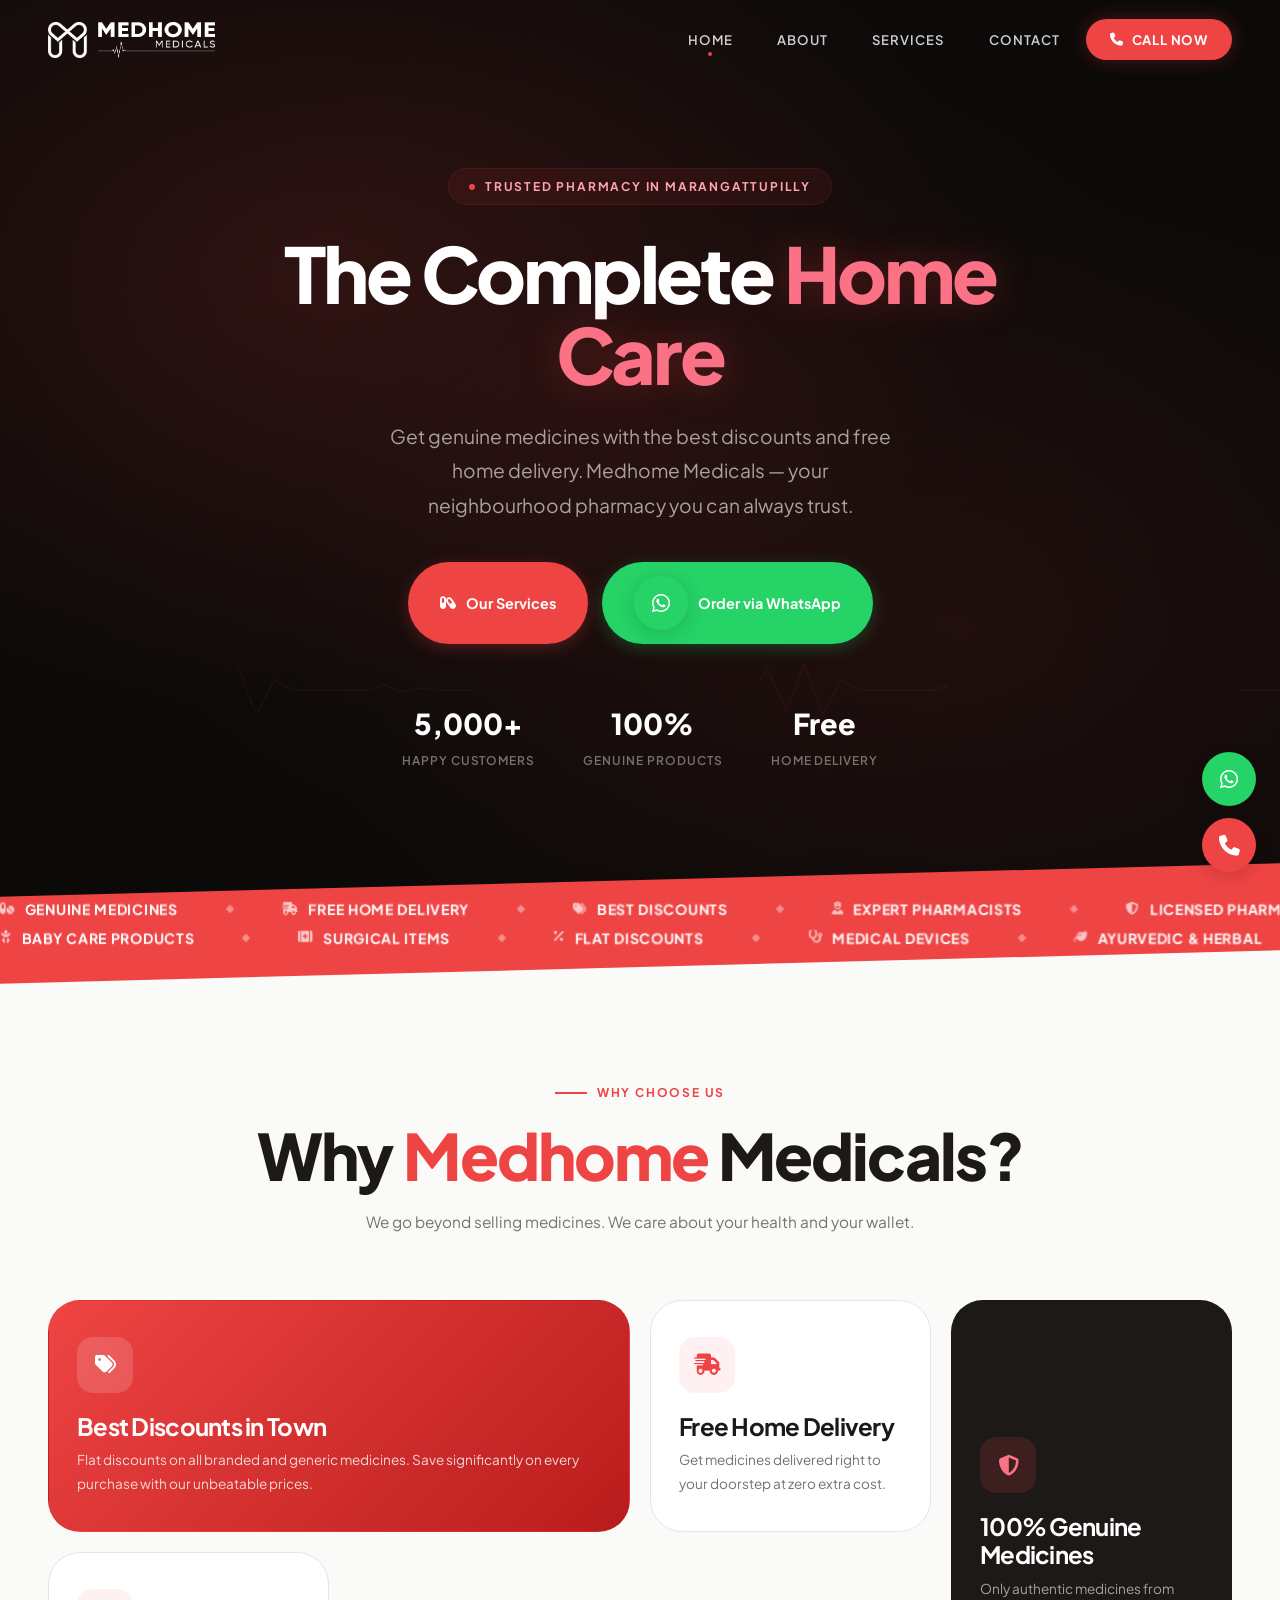
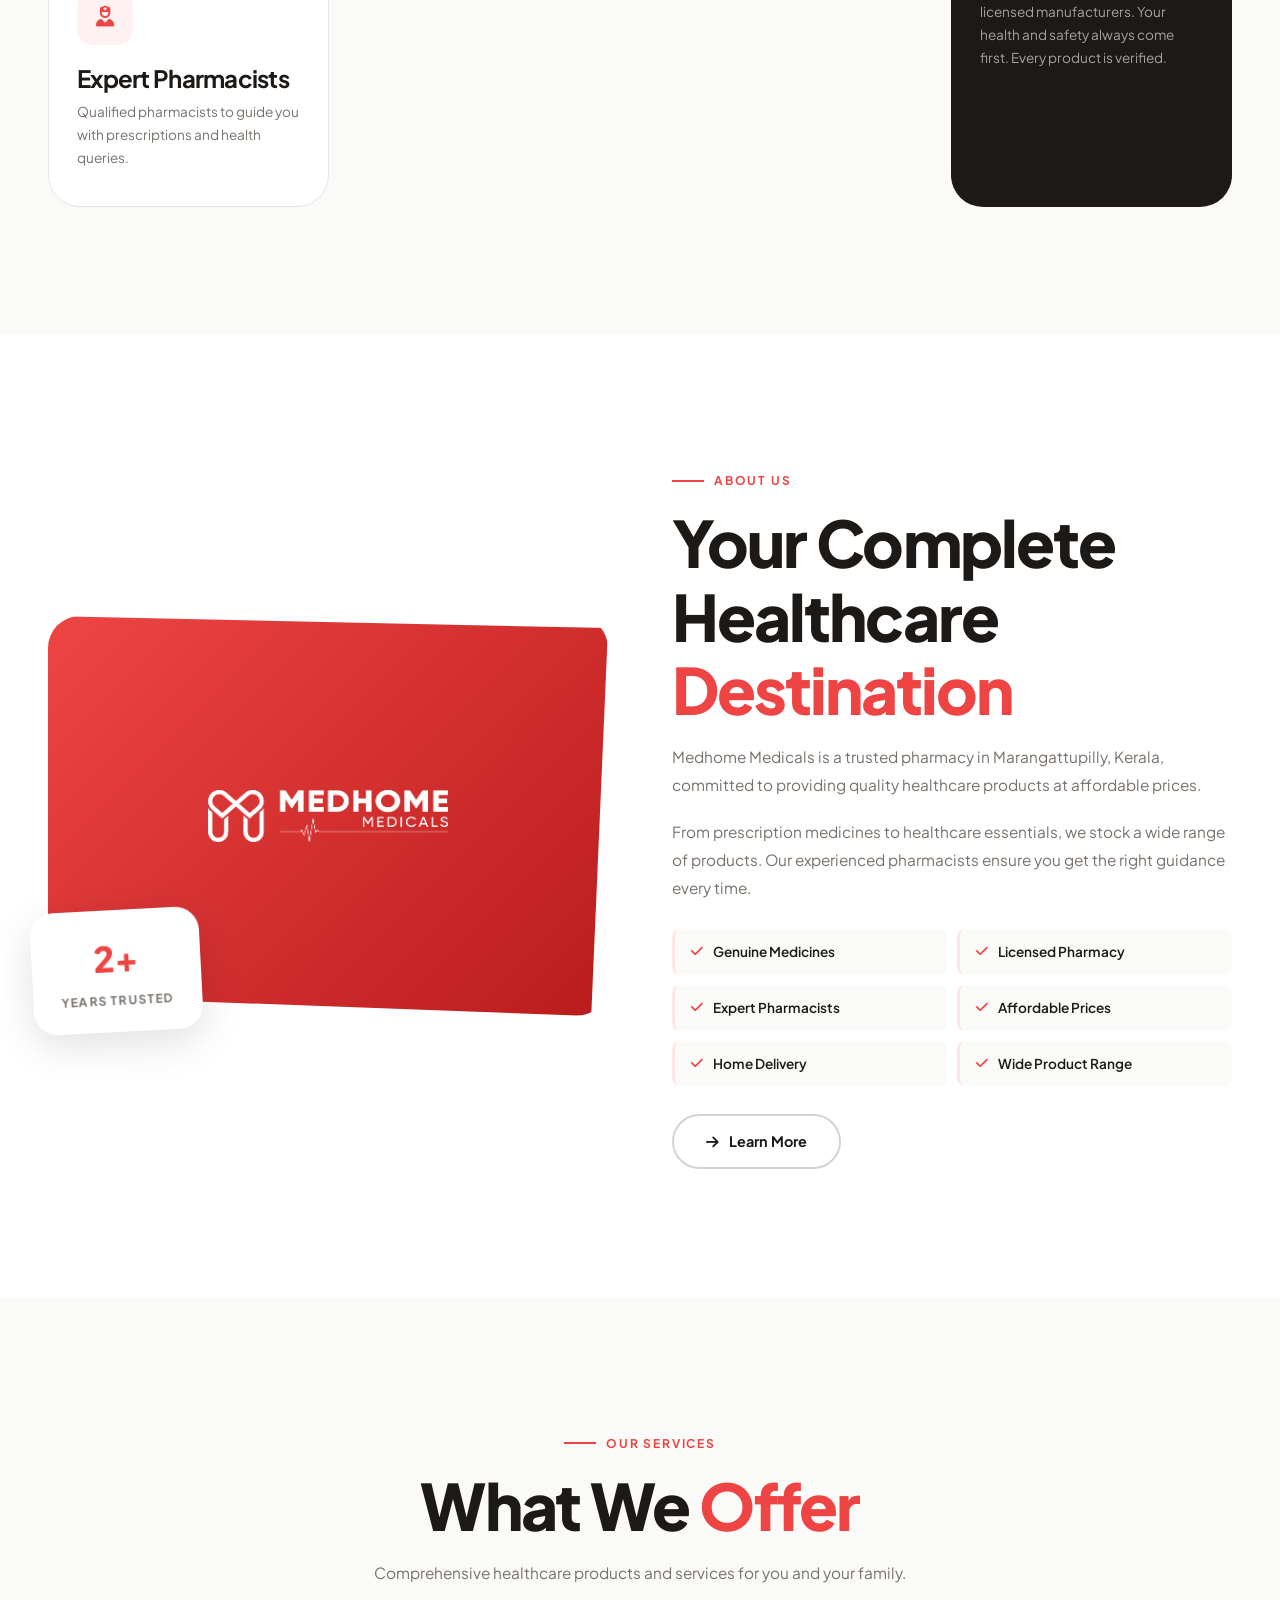
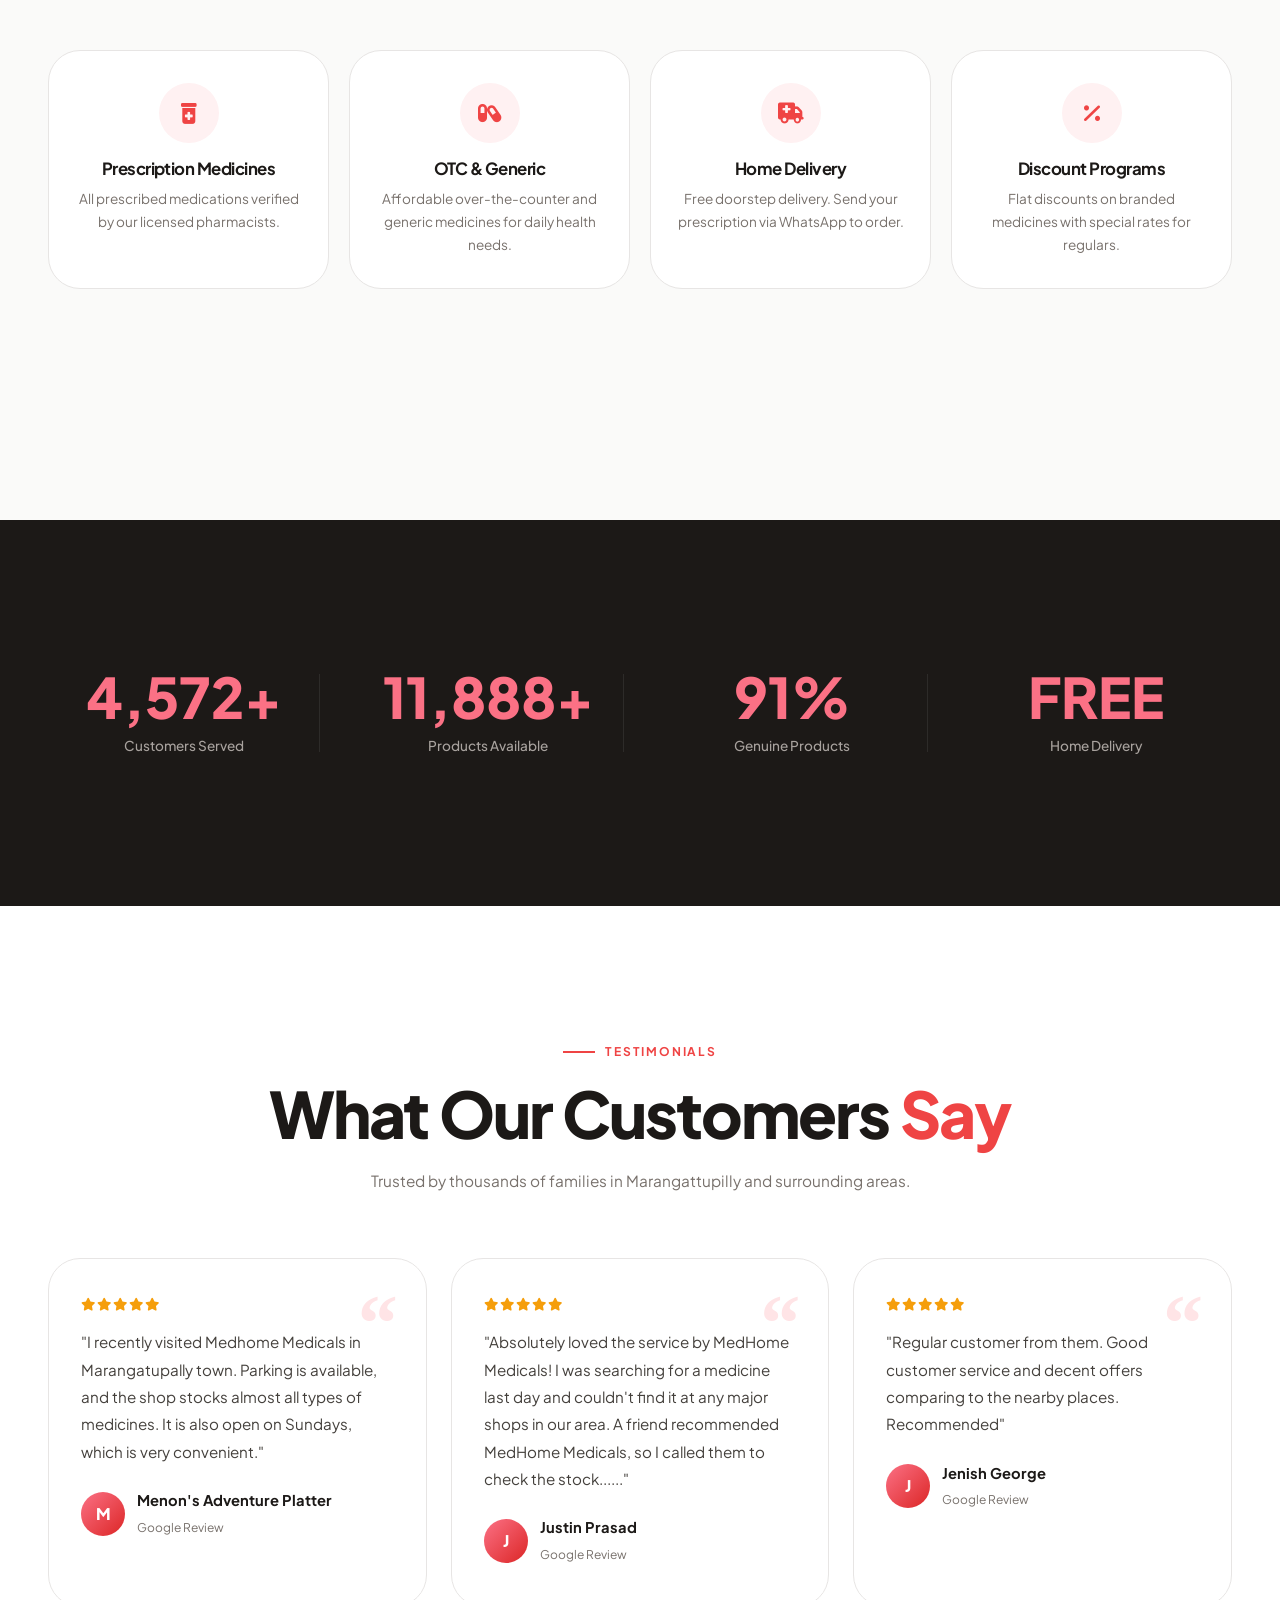
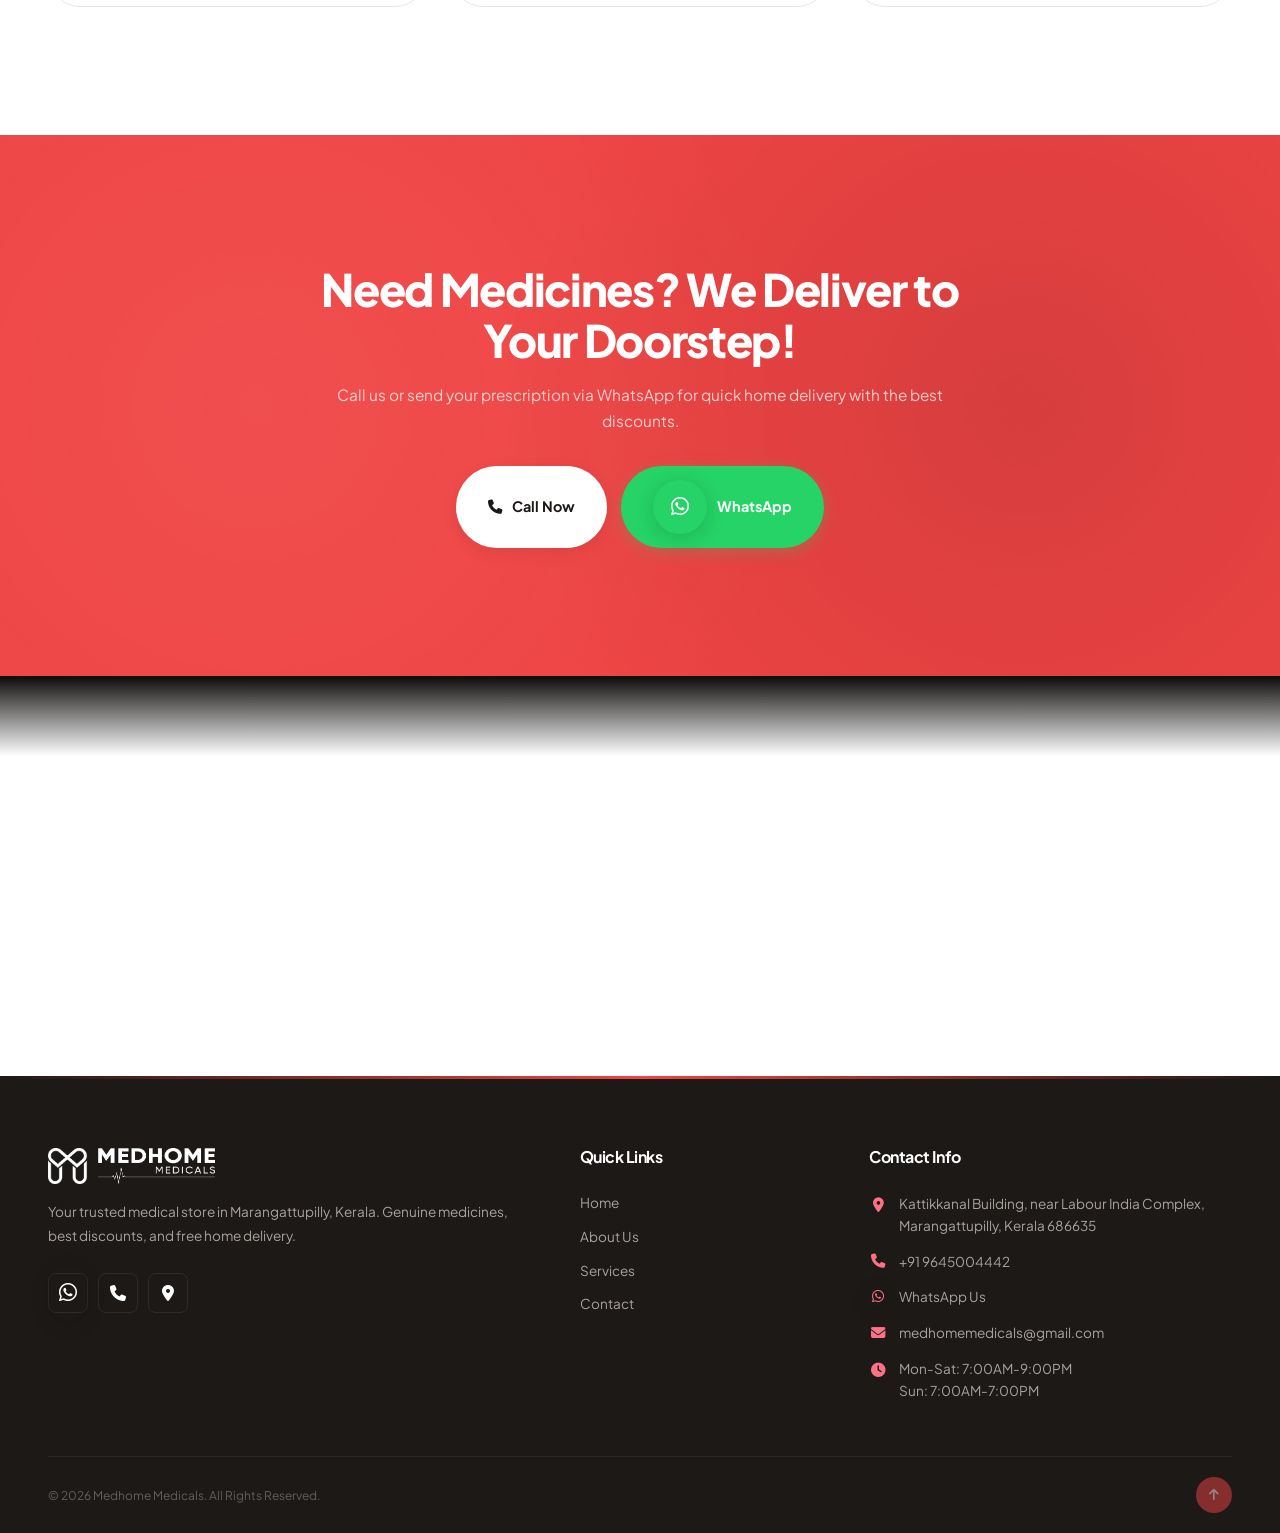
<file: index.html>
<!DOCTYPE html>
<html lang="en">
<head>
    <!-- Google Tag Manager -->
    <script>(function(w,d,s,l,i){w[l]=w[l]||[];w[l].push({'gtm.start':
    new Date().getTime(),event:'gtm.js'});var f=d.getElementsByTagName(s)[0],
    j=d.createElement(s),dl=l!='dataLayer'?'&l='+l:'';j.async=true;j.src=
    'https://www.googletagmanager.com/gtm.js?id='+i+dl;f.parentNode.insertBefore(j,f);
    })(window,document,'script','dataLayer','GTM-P24SSKXL');</script>
    <!-- End Google Tag Manager -->
    
    <meta charset="UTF-8">
    <meta name="viewport" content="width=device-width, initial-scale=1.0">
    <title>Medhome Medicals | Your Trusted Medical Store in Marangattupilly</title>
    <meta name="description" content="Medhome Medicals - Genuine medicines, best discounts, and free home delivery in Marangattupilly, Kerala. Call 9645004442.">
    <meta name="keywords" content="Medhome Medicals, medical store Marangattupilly, pharmacy Kerala, genuine medicines, free home delivery, discount medicines, prescription medicines">
    <meta name="robots" content="index, follow">
    <link rel="canonical" href="https://medhome.in/">
    <!-- Open Graph -->
    <meta property="og:type" content="website">
    <meta property="og:url" content="https://medhome.in/">
    <meta property="og:title" content="Medhome Medicals | Your Trusted Medical Store in Marangattupilly">
    <meta property="og:description" content="Medhome Medicals - Genuine medicines, best discounts, and free home delivery in Marangattupilly, Kerala. Call 9645004442.">
    <meta property="og:image" content="https://medhome.in/og-image.png">
    <meta property="og:image:width" content="1200">
    <meta property="og:image:height" content="630">
    <meta property="og:site_name" content="Medhome Medicals">
    <meta property="og:locale" content="en_IN">
    <!-- Twitter Card -->
    <meta name="twitter:card" content="summary_large_image">
    <meta name="twitter:title" content="Medhome Medicals | Your Trusted Medical Store in Marangattupilly">
    <meta name="twitter:description" content="Medhome Medicals - Genuine medicines, best discounts, and free home delivery in Marangattupilly, Kerala. Call 9645004442.">
    <meta name="twitter:image" content="https://medhome.in/og-image.png">
    <link rel="icon" href="favicon.png" type="image/png">
    <link href="https://fonts.googleapis.com/css2?family=Plus+Jakarta+Sans:wght@300;400;500;600;700;800&display=swap" rel="stylesheet">
    <link rel="stylesheet" href="https://cdnjs.cloudflare.com/ajax/libs/font-awesome/6.5.1/css/all.min.css">
    <link rel="stylesheet" href="style.css">
</head>
<body>

    <!-- Google Tag Manager (noscript) -->
    <noscript><iframe src="https://www.googletagmanager.com/ns.html?id=GTM-P24SSKXL"
    height="0" width="0" style="display:none;visibility:hidden"></iframe></noscript>
    <!-- End Google Tag Manager (noscript) -->

    <!-- Custom Cursor -->
    <div class="cursor-dot"></div>

    <!-- ECG Heartbeat Loader -->
    <div class="loader" id="loader">
        <div class="loader-ecg">
            <svg viewBox="0 0 200 80">
                <polyline class="ecg-line"
                    points="0,40 30,40 35,40 40,35 45,40 60,40 65,40 70,20 75,60 80,10 85,70 90,30 95,40 110,40 115,35 120,42 125,38 130,40 160,40 165,40 170,35 175,40 200,40" />
                <circle class="ecg-glow-dot" cx="0" cy="40" r="3">
                    <animate attributeName="cx" values="0;200" dur="1.8s" repeatCount="indefinite" />
                    <animate attributeName="cy" values="40;40;40;35;40;40;40;20;60;10;70;30;40;40;35;42;38;40;40;40;35;40;40" dur="1.8s" repeatCount="indefinite" />
                </circle>
            </svg>
        </div>
    </div>

    <!-- Navigation -->
    <nav class="nav">
        <div class="container">
            <a href="/" class="nav-logo">
                <img src="Horizontal-White.png" alt="Medhome Medicals" class="logo-light">
                <img src="Horizontal-Purple.png" alt="Medhome Medicals" class="logo-dark">
            </a>
            <div class="nav-links">
                <a href="/" class="nav-link active">Home</a>
                <a href="/about/" class="nav-link">About</a>
                <a href="/services/" class="nav-link">Services</a>
                <a href="/contact/" class="nav-link">Contact</a>
                <a href="tel:+919645004442" class="nav-cta" data-magnetic><i class="fas fa-phone"></i> Call Now</a>
            </div>
            <div class="nav-burger"><span></span><span></span><span></span></div>
        </div>
    </nav>

    <!-- Mobile Menu -->
    <div class="mobile-menu-overlay"></div>
    <div class="mobile-menu">
        <button class="mobile-menu-close"><i class="fas fa-times"></i></button>
        <a href="/">Home</a>
        <a href="/about/">About</a>
        <a href="/services/">Services</a>
        <a href="/contact/">Contact</a>
        <div class="mobile-menu-btns">
            <a href="tel:+919645004442" class="btn btn-primary"><i class="fas fa-phone"></i> Call Now</a>
            <a href="https://wa.me/919645004442" target="_blank" class="btn btn-whatsapp"><i class="fab fa-whatsapp"></i> WhatsApp</a>
        </div>
    </div>

    <!-- ===== HERO ===== -->
    <section class="hero">
        <!-- Decorative ECG background -->
        <div class="hero-ecg-bg">
            <svg viewBox="0 0 1400 60" preserveAspectRatio="none">
                <polyline class="ecg-line" points="0,30 100,30 120,25 140,30 200,30 220,10 240,50 260,5 280,55 300,20 320,30 400,30 420,25 440,32 460,28 480,30 600,30 620,25 640,30 700,30 720,30 740,25 760,30 820,30 840,10 860,50 880,5 900,55 920,20 940,30 1020,30 1040,25 1060,32 1080,28 1100,30 1200,30 1220,25 1240,30 1400,30" />
            </svg>
        </div>
        <div class="container">
            <div class="hero-content">
                <div class="hero-tag" data-reveal="up">
                    <span class="pulse-dot"></span>
                    Trusted Pharmacy in Marangattupilly
                </div>
                <h1 data-text-split>The Complete <span class="text-glow">Home Care</span></h1>
                <p class="hero-sub" data-reveal="up" data-reveal-delay="2">
                    Get genuine medicines with the best discounts and free home delivery. Medhome Medicals — your neighbourhood pharmacy you can always trust.
                </p>
                <div class="hero-btns" data-reveal="up" data-reveal-delay="3">
                    <a href="/services/" class="btn btn-primary" data-magnetic><i class="fas fa-capsules"></i> Our Services</a>
                    <a href="https://wa.me/919645004442?text=Hi%20Medhome%20Medicals%2C%20I%20would%20like%20to%20order%20medicines." target="_blank" class="btn btn-whatsapp" data-magnetic><i class="fab fa-whatsapp"></i> Order via WhatsApp</a>
                </div>
                <div class="hero-stats" data-reveal="up" data-reveal-delay="4">
                    <div class="hero-stat">
                        <strong data-counter data-target="5000" data-suffix="+">0</strong>
                        <span>Happy Customers</span>
                    </div>
                    <div class="hero-stat">
                        <strong>100%</strong>
                        <span>Genuine Products</span>
                    </div>
                    <div class="hero-stat">
                        <strong>Free</strong>
                        <span>Home Delivery</span>
                    </div>
                </div>
            </div>
        </div>
    </section>

    <!-- ===== MARQUEE STRIP ===== -->
    <div class="marquee-section">
        <div class="marquee-inner-wrap">
            <div class="marquee-row">
                <div class="marquee-track">
                    <span class="marquee-item"><i class="fas fa-pills"></i> Genuine Medicines</span>
                    <span class="marquee-sep"><i class="fas fa-diamond"></i></span>
                    <span class="marquee-item"><i class="fas fa-truck-fast"></i> Free Home Delivery</span>
                    <span class="marquee-sep"><i class="fas fa-diamond"></i></span>
                    <span class="marquee-item"><i class="fas fa-tags"></i> Best Discounts</span>
                    <span class="marquee-sep"><i class="fas fa-diamond"></i></span>
                    <span class="marquee-item"><i class="fas fa-user-nurse"></i> Expert Pharmacists</span>
                    <span class="marquee-sep"><i class="fas fa-diamond"></i></span>
                    <span class="marquee-item"><i class="fas fa-shield-halved"></i> Licensed Pharmacy</span>
                    <span class="marquee-sep"><i class="fas fa-diamond"></i></span>
                    <span class="marquee-item"><i class="fas fa-prescription-bottle-medical"></i> Prescription Services</span>
                    <span class="marquee-sep"><i class="fas fa-diamond"></i></span>
                    <span class="marquee-item"><i class="fas fa-pills"></i> Genuine Medicines</span>
                    <span class="marquee-sep"><i class="fas fa-diamond"></i></span>
                    <span class="marquee-item"><i class="fas fa-truck-fast"></i> Free Home Delivery</span>
                    <span class="marquee-sep"><i class="fas fa-diamond"></i></span>
                    <span class="marquee-item"><i class="fas fa-tags"></i> Best Discounts</span>
                    <span class="marquee-sep"><i class="fas fa-diamond"></i></span>
                    <span class="marquee-item"><i class="fas fa-user-nurse"></i> Expert Pharmacists</span>
                    <span class="marquee-sep"><i class="fas fa-diamond"></i></span>
                    <span class="marquee-item"><i class="fas fa-shield-halved"></i> Licensed Pharmacy</span>
                    <span class="marquee-sep"><i class="fas fa-diamond"></i></span>
                    <span class="marquee-item"><i class="fas fa-prescription-bottle-medical"></i> Prescription Services</span>
                    <span class="marquee-sep"><i class="fas fa-diamond"></i></span>
                </div>
            </div>
            <div class="marquee-row reverse" style="margin-top: 6px;">
                <div class="marquee-track">
                    <span class="marquee-item"><i class="fas fa-baby"></i> Baby Care Products</span>
                    <span class="marquee-sep"><i class="fas fa-diamond"></i></span>
                    <span class="marquee-item"><i class="fas fa-kit-medical"></i> Surgical Items</span>
                    <span class="marquee-sep"><i class="fas fa-diamond"></i></span>
                    <span class="marquee-item"><i class="fas fa-percent"></i> Flat Discounts</span>
                    <span class="marquee-sep"><i class="fas fa-diamond"></i></span>
                    <span class="marquee-item"><i class="fas fa-stethoscope"></i> Medical Devices</span>
                    <span class="marquee-sep"><i class="fas fa-diamond"></i></span>
                    <span class="marquee-item"><i class="fas fa-leaf"></i> Ayurvedic & Herbal</span>
                    <span class="marquee-sep"><i class="fas fa-diamond"></i></span>
                    <span class="marquee-item"><i class="fas fa-pump-soap"></i> Personal Care</span>
                    <span class="marquee-sep"><i class="fas fa-diamond"></i></span>
                    <span class="marquee-item"><i class="fas fa-baby"></i> Baby Care Products</span>
                    <span class="marquee-sep"><i class="fas fa-diamond"></i></span>
                    <span class="marquee-item"><i class="fas fa-kit-medical"></i> Surgical Items</span>
                    <span class="marquee-sep"><i class="fas fa-diamond"></i></span>
                    <span class="marquee-item"><i class="fas fa-percent"></i> Flat Discounts</span>
                    <span class="marquee-sep"><i class="fas fa-diamond"></i></span>
                    <span class="marquee-item"><i class="fas fa-stethoscope"></i> Medical Devices</span>
                    <span class="marquee-sep"><i class="fas fa-diamond"></i></span>
                    <span class="marquee-item"><i class="fas fa-leaf"></i> Ayurvedic & Herbal</span>
                    <span class="marquee-sep"><i class="fas fa-diamond"></i></span>
                    <span class="marquee-item"><i class="fas fa-pump-soap"></i> Personal Care</span>
                    <span class="marquee-sep"><i class="fas fa-diamond"></i></span>
                </div>
            </div>
        </div>
    </div>

    <!-- ===== WHY CHOOSE US — BENTO GRID ===== -->
    <section class="section" style="background: var(--dark-50);">
        <div class="container">
            <div class="sec-head center">
                <div class="sec-overline" data-reveal="up">Why Choose Us</div>
                <h2 class="sec-title" data-reveal="up" data-reveal-delay="1">Why <em>Medhome</em> Medicals?</h2>
                <p class="sec-desc" data-reveal="up" data-reveal-delay="2">We go beyond selling medicines. We care about your health and your wallet.</p>
            </div>
            <div class="bento-grid">
                <div class="bento-card featured" data-reveal="up" data-reveal-delay="1" data-tilt>
                    <div class="bento-ic"><i class="fas fa-tags"></i></div>
                    <h3>Best Discounts in Town</h3>
                    <p>Flat discounts on all branded and generic medicines. Save significantly on every purchase with our unbeatable prices.</p>
                </div>
                <div class="bento-card" data-reveal="up" data-reveal-delay="2" data-tilt>
                    <div class="bento-ic"><i class="fas fa-truck-fast"></i></div>
                    <h3>Free Home Delivery</h3>
                    <p>Get medicines delivered right to your doorstep at zero extra cost.</p>
                </div>
                <div class="bento-card dark" data-reveal="up" data-reveal-delay="3" data-tilt>
                    <div class="bento-ic"><i class="fas fa-shield-halved"></i></div>
                    <h3>100% Genuine Medicines</h3>
                    <p>Only authentic medicines from licensed manufacturers. Your health and safety always come first. Every product is verified.</p>
                </div>
                <div class="bento-card" data-reveal="up" data-reveal-delay="4" data-tilt>
                    <div class="bento-ic"><i class="fas fa-user-nurse"></i></div>
                    <h3>Expert Pharmacists</h3>
                    <p>Qualified pharmacists to guide you with prescriptions and health queries.</p>
                </div>
            </div>
        </div>
    </section>

    <!-- ===== ABOUT PREVIEW ===== -->
    <section class="section">
        <div class="container">
            <div class="about-split">
                <div class="about-visual" data-reveal="left">
                    <div class="about-visual-inner">
                        <img src="Horizontal-White.png" alt="Medhome Medicals">
                    </div>
                    <div class="about-badge">
                        <strong>2+</strong>
                        <span>Years Trusted</span>
                    </div>
                </div>
                <div data-reveal="right">
                    <div class="sec-overline">About Us</div>
                    <h2 class="sec-title">Your Complete Healthcare <em>Destination</em></h2>
                    <div class="about-text">
                        <p>Medhome Medicals is a trusted pharmacy in Marangattupilly, Kerala, committed to providing quality healthcare products at affordable prices.</p>
                        <p>From prescription medicines to healthcare essentials, we stock a wide range of products. Our experienced pharmacists ensure you get the right guidance every time.</p>
                    </div>
                    <div class="check-grid">
                        <div class="check-item"><i class="fas fa-check"></i> Genuine Medicines</div>
                        <div class="check-item"><i class="fas fa-check"></i> Licensed Pharmacy</div>
                        <div class="check-item"><i class="fas fa-check"></i> Expert Pharmacists</div>
                        <div class="check-item"><i class="fas fa-check"></i> Affordable Prices</div>
                        <div class="check-item"><i class="fas fa-check"></i> Home Delivery</div>
                        <div class="check-item"><i class="fas fa-check"></i> Wide Product Range</div>
                    </div>
                    <a href="/about/" class="btn btn-outline-dark" data-magnetic><i class="fas fa-arrow-right"></i> Learn More</a>
                </div>
            </div>
        </div>
    </section>

    <!-- ===== SERVICES PREVIEW ===== -->
    <section class="section" style="background: var(--dark-50);">
        <div class="container">
            <div class="sec-head center">
                <div class="sec-overline" data-reveal="up">Our Services</div>
                <h2 class="sec-title" data-reveal="up" data-reveal-delay="1">What We <em>Offer</em></h2>
                <p class="sec-desc" data-reveal="up" data-reveal-delay="2">Comprehensive healthcare products and services for you and your family.</p>
            </div>
            <div class="srv-grid">
                <div class="srv-card" data-reveal="up" data-reveal-delay="1" data-tilt>
                    <div class="srv-ic"><i class="fas fa-prescription-bottle-medical"></i></div>
                    <h3>Prescription Medicines</h3>
                    <p>All prescribed medications verified by our licensed pharmacists.</p>
                </div>
                <div class="srv-card" data-reveal="up" data-reveal-delay="2" data-tilt>
                    <div class="srv-ic"><i class="fas fa-capsules"></i></div>
                    <h3>OTC & Generic</h3>
                    <p>Affordable over-the-counter and generic medicines for daily health needs.</p>
                </div>
                <div class="srv-card" data-reveal="up" data-reveal-delay="3" data-tilt>
                    <div class="srv-ic"><i class="fas fa-truck-medical"></i></div>
                    <h3>Home Delivery</h3>
                    <p>Free doorstep delivery. Send your prescription via WhatsApp to order.</p>
                </div>
                <div class="srv-card" data-reveal="up" data-reveal-delay="4" data-tilt>
                    <div class="srv-ic"><i class="fas fa-percent"></i></div>
                    <h3>Discount Programs</h3>
                    <p>Flat discounts on branded medicines with special rates for regulars.</p>
                </div>
            </div>
            <div style="text-align:center; margin-top:48px;" data-reveal="up" data-reveal-delay="5">
                <a href="/services/" class="btn btn-outline-dark" data-magnetic><i class="fas fa-arrow-right"></i> View All Services</a>
            </div>
        </div>
    </section>

    <!-- ===== STATS RIBBON ===== -->
    <section class="section stats-section">
        <div class="container">
            <div class="stats-row">
                <div class="stat-item" data-reveal="up" data-reveal-delay="1">
                    <strong data-counter data-target="5000" data-suffix="+">0</strong>
                    <span>Customers Served</span>
                </div>
                <div class="stat-item" data-reveal="up" data-reveal-delay="2">
                    <strong data-counter data-target="13000" data-suffix="+">0</strong>
                    <span>Products Available</span>
                </div>
                <div class="stat-item" data-reveal="up" data-reveal-delay="3">
                    <strong data-counter data-target="100" data-suffix="%">0</strong>
                    <span>Genuine Products</span>
                </div>
                <div class="stat-item" data-reveal="up" data-reveal-delay="4">
                    <strong>FREE</strong>
                    <span>Home Delivery</span>
                </div>
            </div>
        </div>
    </section>

    <!-- ===== TESTIMONIALS ===== -->
    <section class="section">
        <div class="container">
            <div class="sec-head center">
                <div class="sec-overline" data-reveal="up">Testimonials</div>
                <h2 class="sec-title" data-reveal="up" data-reveal-delay="1">What Our Customers <em>Say</em></h2>
                <p class="sec-desc" data-reveal="up" data-reveal-delay="2">Trusted by thousands of families in Marangattupilly and surrounding areas.</p>
            </div>
            <div class="testi-grid">
                <div class="testi-card" data-reveal="up" data-reveal-delay="1">
                    <div class="testi-stars"><i class="fas fa-star"></i><i class="fas fa-star"></i><i class="fas fa-star"></i><i class="fas fa-star"></i><i class="fas fa-star"></i></div>
                    <blockquote>"I recently visited Medhome Medicals in Marangatupally town. Parking is available, and the shop stocks almost all types of medicines. It is also open on Sundays, which is very convenient."</blockquote>
                    <div class="testi-author">
                        <div class="testi-avatar">M</div>
                        <div><strong>Menon's Adventure Platter</strong><span>Google Review</span></div>
                    </div>
                </div>
                <div class="testi-card" data-reveal="up" data-reveal-delay="2">
                    <div class="testi-stars"><i class="fas fa-star"></i><i class="fas fa-star"></i><i class="fas fa-star"></i><i class="fas fa-star"></i><i class="fas fa-star"></i></div>
                    <blockquote>"Absolutely loved the service by MedHome Medicals! I was searching for a medicine last day and couldn't find it at any major shops in our area. A friend recommended MedHome Medicals, so I called them to check the stock......"</blockquote>
                    <div class="testi-author">
                        <div class="testi-avatar">J</div>
                        <div><strong>Justin Prasad</strong><span>Google Review</span></div>
                    </div>
                </div>
                <div class="testi-card" data-reveal="up" data-reveal-delay="3">
                    <div class="testi-stars"><i class="fas fa-star"></i><i class="fas fa-star"></i><i class="fas fa-star"></i><i class="fas fa-star"></i><i class="fas fa-star"></i></div>
                    <blockquote>"Regular customer from them. Good customer service and decent offers comparing to the nearby places. Recommended"</blockquote>
                    <div class="testi-author">
                        <div class="testi-avatar">J</div>
                        <div><strong>Jenish George</strong><span>Google Review</span></div>
                    </div>
                </div>
            </div>
        </div>
    </section>

    <!-- ===== CTA BLOCK ===== -->
    <section class="section cta-section">
        <div class="container">
            <div class="cta-inner" data-reveal="up">
                <h2>Need Medicines? We Deliver to Your Doorstep!</h2>
                <p>Call us or send your prescription via WhatsApp for quick home delivery with the best discounts.</p>
                <div class="cta-btns">
                    <a href="tel:+919645004442" class="btn btn-white" data-magnetic><i class="fas fa-phone"></i> Call Now</a>
                    <a href="https://wa.me/919645004442?text=Hi%20Medhome%20Medicals%2C%20I%20would%20like%20to%20order%20medicines." target="_blank" class="btn btn-whatsapp" data-magnetic><i class="fab fa-whatsapp"></i> WhatsApp</a>
                </div>
            </div>
        </div>
    </section>

    <!-- ===== MAP ===== -->
    <div class="map-section">
        <iframe src="https://www.google.com/maps/embed?pb=!1m18!1m12!1m3!1d245.76773610223898!2d76.61262422633587!3d9.742012394151418!2m3!1f0!2f0!3f0!3m2!1i1024!2i768!4f13.1!3m3!1m2!1s0x3b07d1fdd52f7389%3A0x97a6c097204838f0!2sMedhome%20Medicals!5e0!3m2!1sen!2sin!4v1774610261611!5m2!1sen!2sin" width="600" height="450" style="border:0;" allowfullscreen="" loading="lazy" referrerpolicy="no-referrer-when-downgrade"></iframe>
    </div>

    <!-- ===== FOOTER ===== -->
    <footer class="footer">
        <div class="container">
            <div class="footer-grid">
                <div class="footer-brand">
                    <img src="Horizontal-White.png" alt="Medhome Medicals">
                    <p>Your trusted medical store in Marangattupilly, Kerala. Genuine medicines, best discounts, and free home delivery.</p>
                    <div class="footer-socials">
                        <a href="https://wa.me/919645004442" target="_blank" aria-label="WhatsApp"><i class="fab fa-whatsapp"></i></a>
                        <a href="tel:+919645004442" aria-label="Call"><i class="fas fa-phone"></i></a>
                        <a href="https://maps.app.goo.gl/QQcjPCCGfXMZ5Sk88" target="_blank" aria-label="Location"><i class="fas fa-map-marker-alt"></i></a>
                    </div>
                </div>
                <div>
                    <h5>Quick Links</h5>
                    <div class="footer-links">
                        <a href="/">Home</a>
                        <a href="/about/">About Us</a>
                        <a href="/services/">Services</a>
                        <a href="/contact/">Contact</a>
                    </div>
                </div>
                <div>
                    <h5>Contact Info</h5>
                    <ul class="footer-contact">
                        <li><i class="fas fa-map-marker-alt"></i> Kattikkanal Building, near Labour India Complex, Marangattupilly, Kerala 686635</li>
                        <li><i class="fas fa-phone"></i> <a href="tel:+919645004442">+91 9645004442</a></li>
                        <li><i class="fab fa-whatsapp"></i> <a href="https://wa.me/919645004442" target="_blank">WhatsApp Us</a></li>
                        <li><i class="fas fa-envelope"></i> <a href="mailto:medhomemedicals@gmail.com">medhomemedicals@gmail.com</a></li>
                        <li><i class="fas fa-clock"></i> <span>Mon-Sat: 7:00AM-9:00PM<br>Sun: 7:00AM-7:00PM</span></li>
                    </ul>
                </div>
            </div>
            <div class="footer-bottom">
                <p>&copy; 2026 Medhome Medicals. All Rights Reserved.</p>
                <a href="#" class="back-to-top" aria-label="Back to top"><i class="fas fa-arrow-up"></i></a>
            </div>
        </div>
    </footer>

    <!-- Floating Action Buttons -->
    <div class="fab-wrap">
        <a href="https://wa.me/919645004442?text=Hi%20Medhome%20Medicals%2C%20I%20would%20like%20to%20enquire%20about%20medicines." class="fab fab-wa" target="_blank" aria-label="WhatsApp">
            <i class="fab fa-whatsapp"></i>
        </a>
        <a href="tel:+919645004442" class="fab fab-call" aria-label="Call">
            <i class="fas fa-phone"></i>
        </a>
    </div>

    <!-- Structured Data (JSON-LD) -->
    <script type="application/ld+json">
    {
        "@context": "https://schema.org",
        "@type": "Pharmacy",
        "name": "Medhome Medicals",
        "image": "https://medhome.in/og-image.png",
        "logo": "https://medhome.in/favicon.png",
        "@id": "https://medhome.in",
        "url": "https://medhome.in",
        "telephone": "+919645004442",
        "email": "medhomemedicals@gmail.com",
        "address": {
            "@type": "PostalAddress",
            "streetAddress": "Kattikkanal Building, near Labour India Complex",
            "addressLocality": "Marangattupilly",
            "addressRegion": "Kerala",
            "postalCode": "686635",
            "addressCountry": "IN"
        },
        "geo": {
            "@type": "GeoCoordinates",
            "latitude": 9.742021,
            "longitude": 76.6124137
        },
        "openingHoursSpecification": [
            {
                "@type": "OpeningHoursSpecification",
                "dayOfWeek": ["Monday", "Tuesday", "Wednesday", "Thursday", "Friday", "Saturday"],
                "opens": "07:00",
                "closes": "21:00"
            },
            {
                "@type": "OpeningHoursSpecification",
                "dayOfWeek": "Sunday",
                "opens": "07:00",
                "closes": "19:00"
            }
        ],
        "sameAs": [
            "https://wa.me/919645004442"
        ],
        "priceRange": "$$",
        "description": "Medhome Medicals - Genuine medicines, best discounts, and free home delivery in Marangattupilly, Kerala."
    }
    </script>
    <script src="app.js"></script>
</body>
</html>
</file>
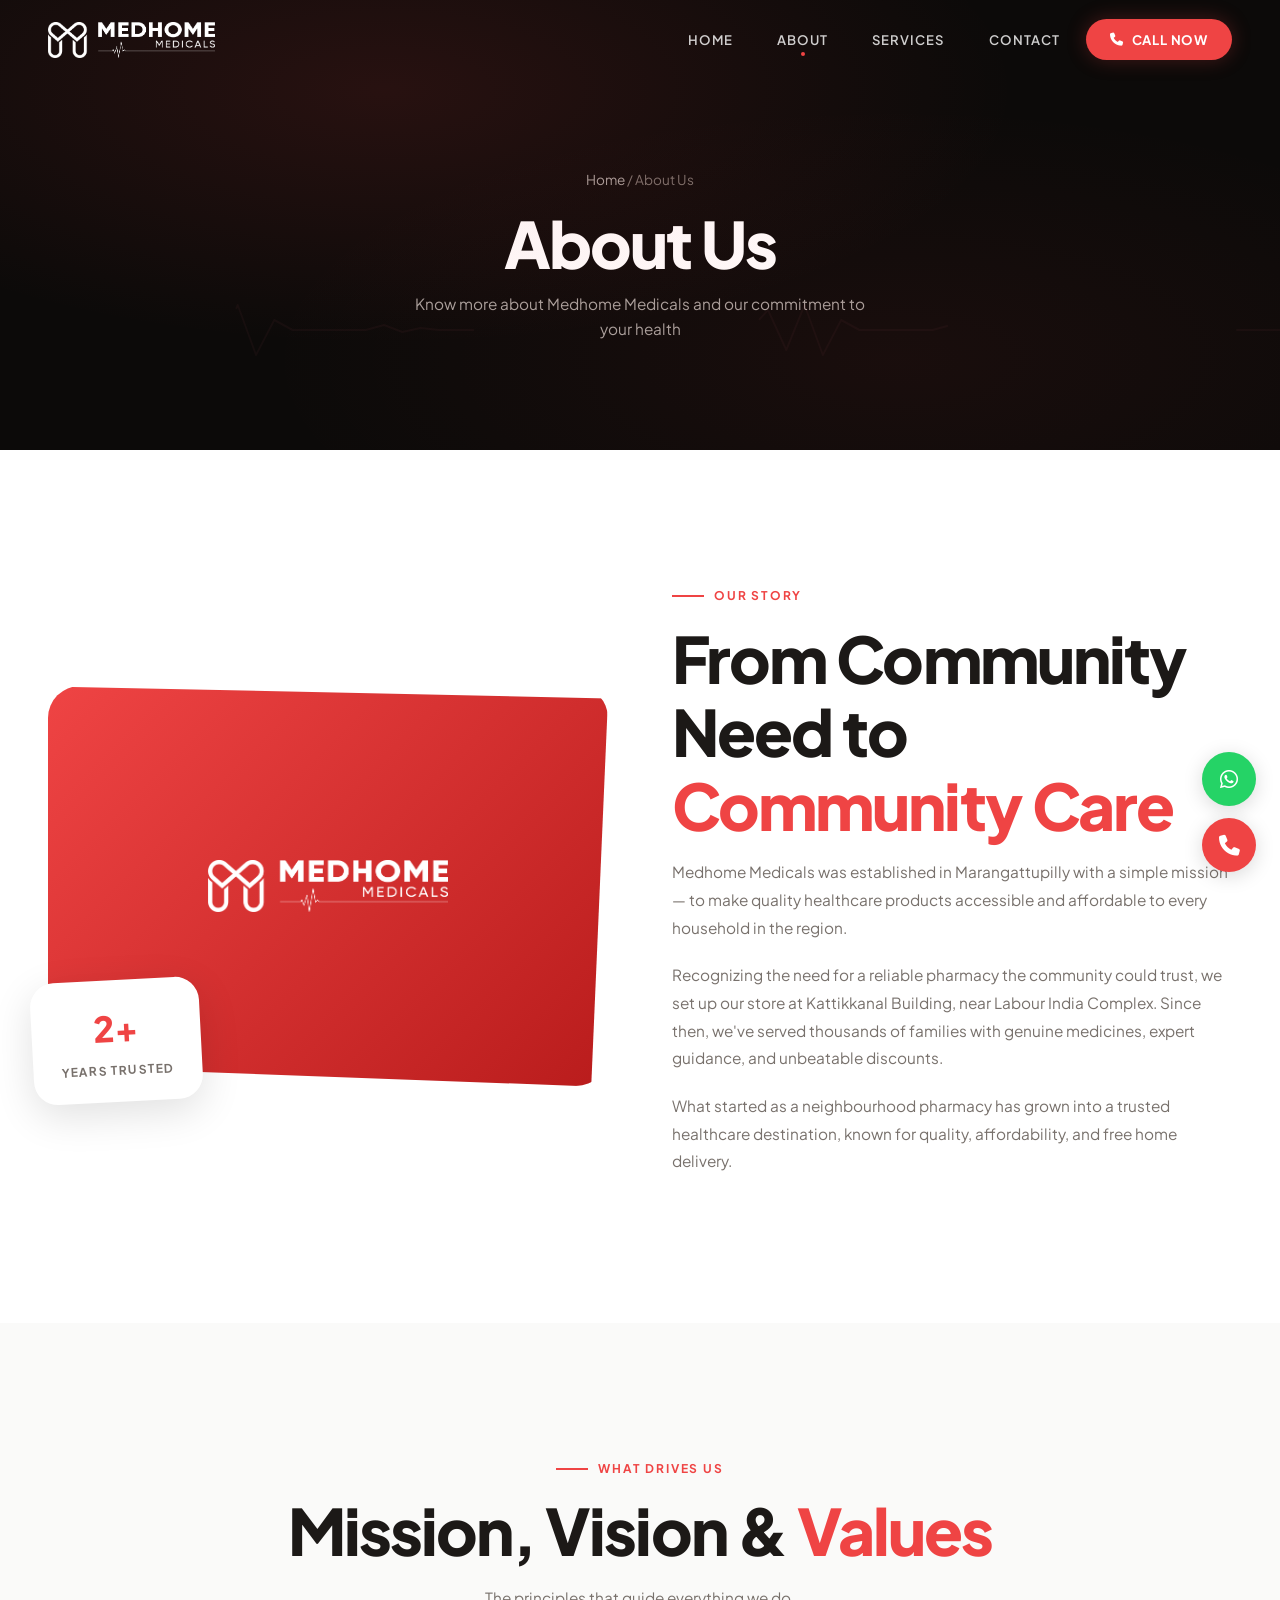
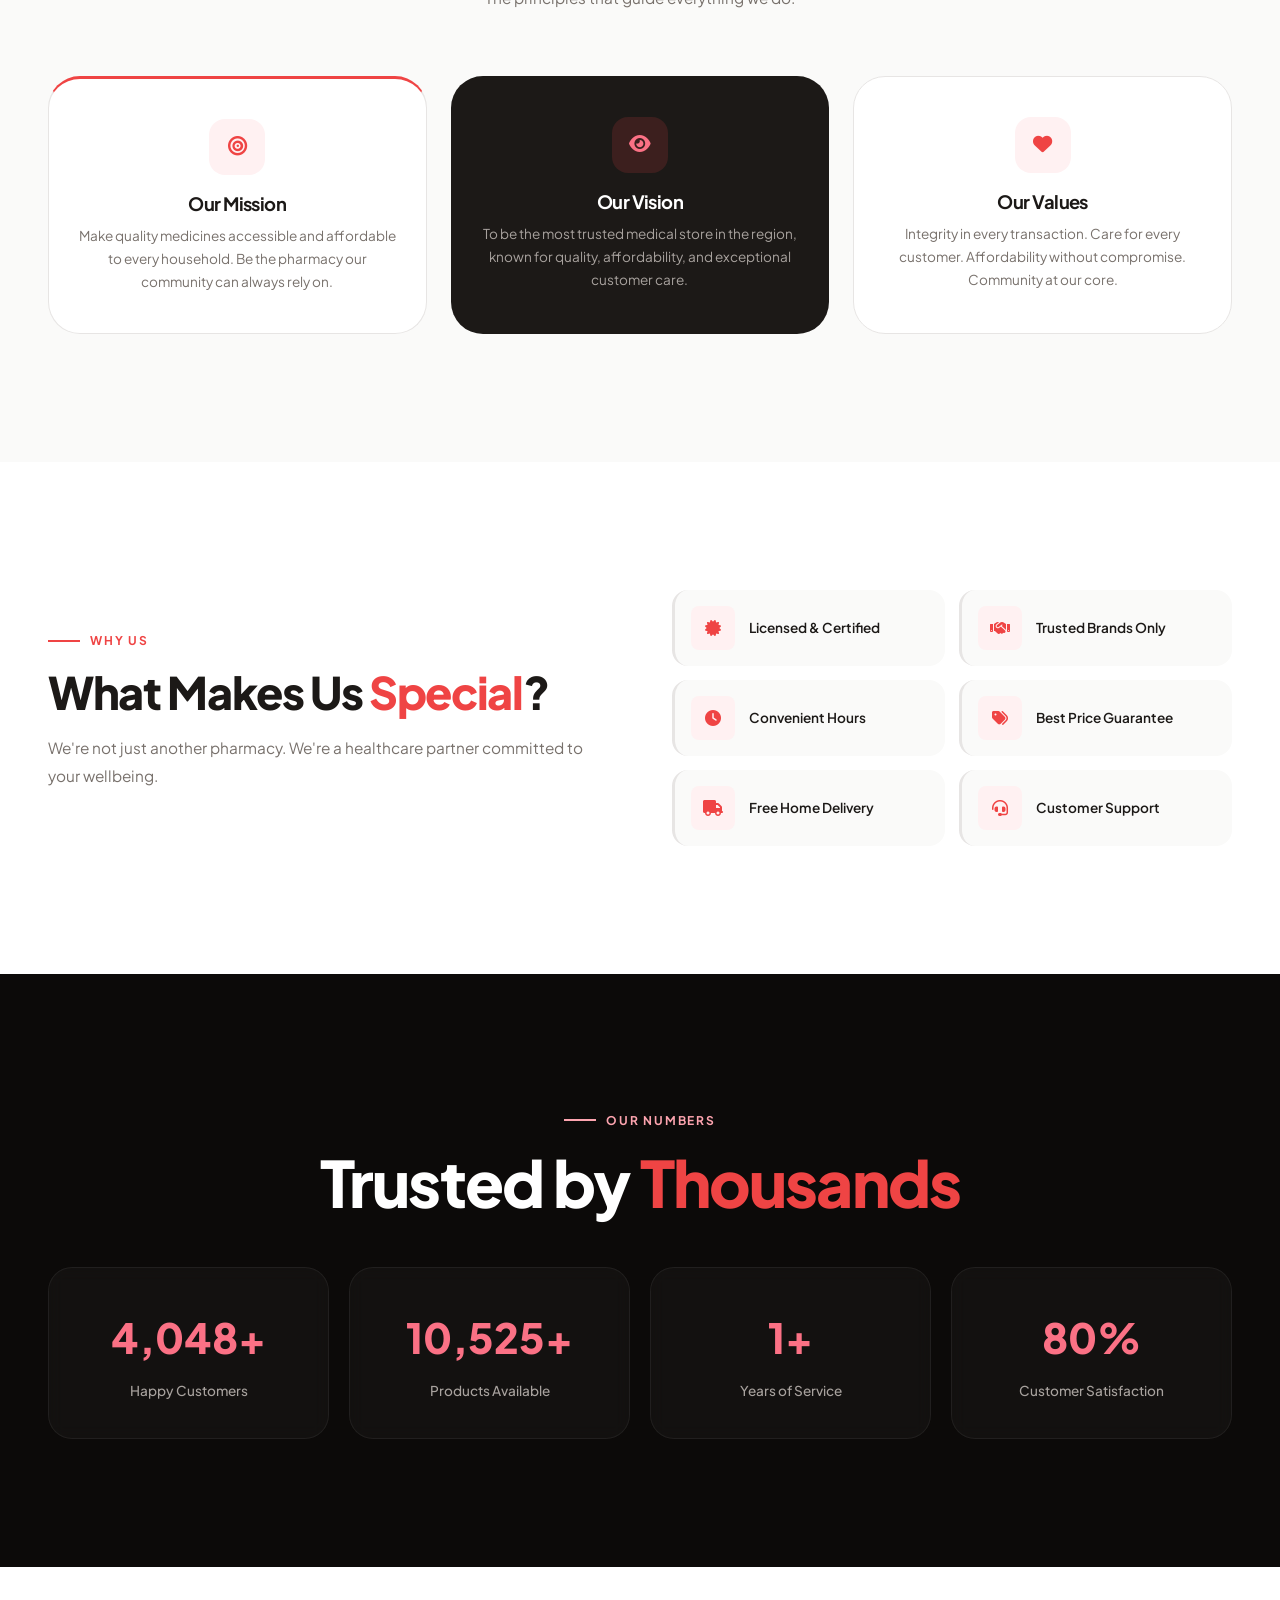
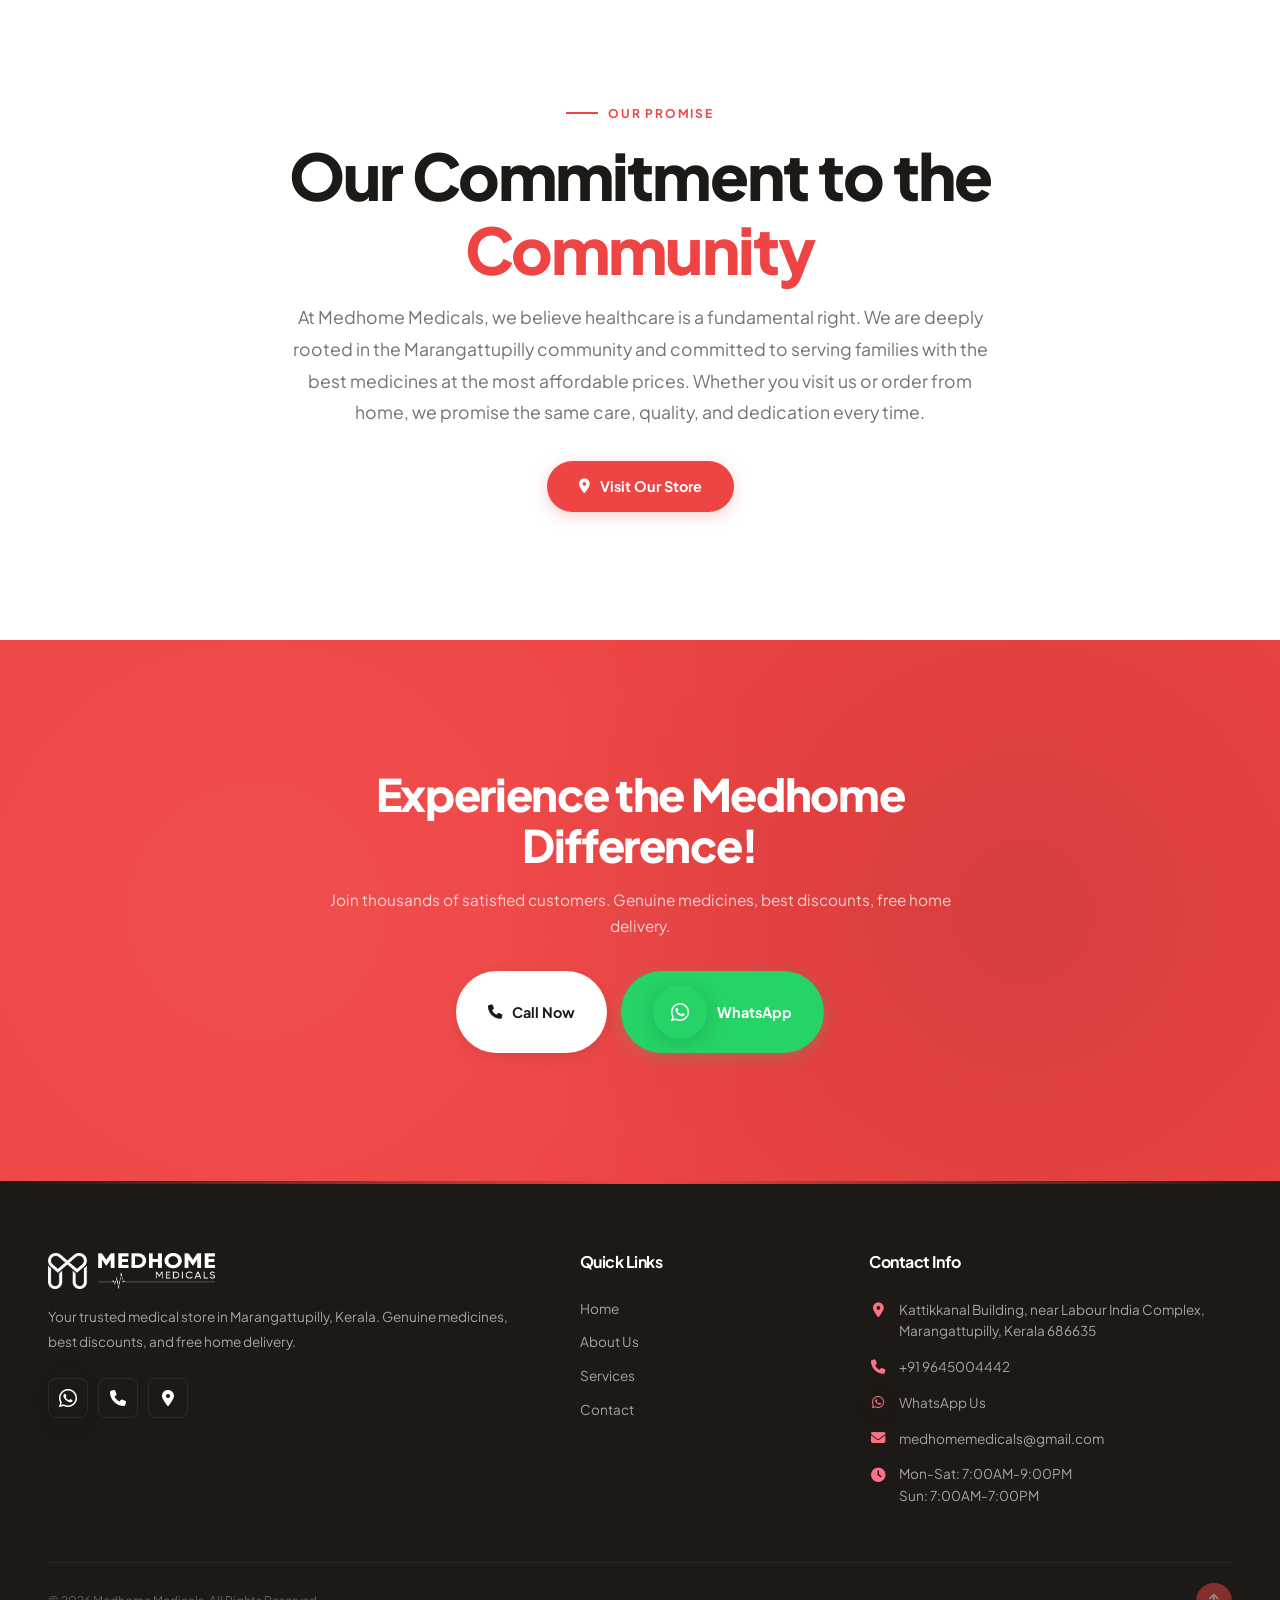
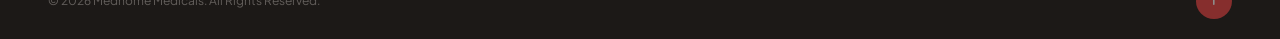
<file: about/index.html>
<!DOCTYPE html>
<html lang="en">
<head>
    <!-- Google Tag Manager -->
    <script>(function(w,d,s,l,i){w[l]=w[l]||[];w[l].push({'gtm.start':
    new Date().getTime(),event:'gtm.js'});var f=d.getElementsByTagName(s)[0],
    j=d.createElement(s),dl=l!='dataLayer'?'&l='+l:'';j.async=true;j.src=
    'https://www.googletagmanager.com/gtm.js?id='+i+dl;f.parentNode.insertBefore(j,f);
    })(window,document,'script','dataLayer','GTM-P24SSKXL');</script>
    <!-- End Google Tag Manager -->
    
    <meta charset="UTF-8">
    <meta name="viewport" content="width=device-width, initial-scale=1.0">
    <title>About Us | Medhome Medicals - Trusted Medical Store</title>
    <meta name="description" content="Learn about Medhome Medicals - trusted medical store in Marangattupilly, Kerala. Genuine medicines, expert pharmacists, community-focused healthcare.">
    <meta name="keywords" content="Medhome Medicals about, pharmacy Marangattupilly, trusted medical store Kerala, pharmacists, community healthcare">
    <meta name="robots" content="index, follow">
    <link rel="canonical" href="https://medhome.in/about/">
    <!-- Open Graph -->
    <meta property="og:type" content="website">
    <meta property="og:url" content="https://medhome.in/about/">
    <meta property="og:title" content="About Us | Medhome Medicals - Trusted Medical Store">
    <meta property="og:description" content="Learn about Medhome Medicals - trusted medical store in Marangattupilly, Kerala. Genuine medicines, expert pharmacists, community-focused healthcare.">
    <meta property="og:image" content="https://medhome.in/og-image.png">
    <meta property="og:image:width" content="1200">
    <meta property="og:image:height" content="630">
    <meta property="og:site_name" content="Medhome Medicals">
    <meta property="og:locale" content="en_IN">
    <!-- Twitter Card -->
    <meta name="twitter:card" content="summary_large_image">
    <meta name="twitter:title" content="About Us | Medhome Medicals - Trusted Medical Store">
    <meta name="twitter:description" content="Learn about Medhome Medicals - trusted medical store in Marangattupilly, Kerala. Genuine medicines, expert pharmacists, community-focused healthcare.">
    <meta name="twitter:image" content="https://medhome.in/og-image.png">
    <link rel="icon" href="../favicon.png" type="image/png">
    <link href="https://fonts.googleapis.com/css2?family=Plus+Jakarta+Sans:wght@300;400;500;600;700;800&display=swap" rel="stylesheet">
    <link rel="stylesheet" href="https://cdnjs.cloudflare.com/ajax/libs/font-awesome/6.5.1/css/all.min.css">
    <link rel="stylesheet" href="../style.css">
</head>
<body>

    <!-- Google Tag Manager (noscript) -->
    <noscript><iframe src="https://www.googletagmanager.com/ns.html?id=GTM-P24SSKXL"
    height="0" width="0" style="display:none;visibility:hidden"></iframe></noscript>
    <!-- End Google Tag Manager (noscript) -->

    <div class="cursor-dot"></div>

    <div class="loader" id="loader">
        <div class="loader-ecg">
            <svg viewBox="0 0 200 80">
                <polyline class="ecg-line" points="0,40 30,40 35,40 40,35 45,40 60,40 65,40 70,20 75,60 80,10 85,70 90,30 95,40 110,40 115,35 120,42 125,38 130,40 160,40 165,40 170,35 175,40 200,40" />
                <circle class="ecg-glow-dot" cx="0" cy="40" r="3">
                    <animate attributeName="cx" values="0;200" dur="1.8s" repeatCount="indefinite" />
                    <animate attributeName="cy" values="40;40;40;35;40;40;40;20;60;10;70;30;40;40;35;42;38;40;40;40;35;40;40" dur="1.8s" repeatCount="indefinite" />
                </circle>
            </svg>
        </div>
    </div>

    <nav class="nav">
        <div class="container">
            <a href="/" class="nav-logo">
                <img src="../Horizontal-White.png" alt="Medhome Medicals" class="logo-light">
                <img src="../Horizontal-Purple.png" alt="Medhome Medicals" class="logo-dark">
            </a>
            <div class="nav-links">
                <a href="/" class="nav-link">Home</a>
                <a href="/about/" class="nav-link active">About</a>
                <a href="/services/" class="nav-link">Services</a>
                <a href="/contact/" class="nav-link">Contact</a>
                <a href="tel:+919645004442" class="nav-cta" data-magnetic><i class="fas fa-phone"></i> Call Now</a>
            </div>
            <div class="nav-burger"><span></span><span></span><span></span></div>
        </div>
    </nav>
    <div class="mobile-menu-overlay"></div>
    <div class="mobile-menu">
        <button class="mobile-menu-close"><i class="fas fa-times"></i></button>
        <a href="/">Home</a>
        <a href="/about/">About</a>
        <a href="/services/">Services</a>
        <a href="/contact/">Contact</a>
        <div class="mobile-menu-btns">
            <a href="tel:+919645004442" class="btn btn-primary"><i class="fas fa-phone"></i> Call Now</a>
            <a href="https://wa.me/919645004442" target="_blank" class="btn btn-whatsapp"><i class="fab fa-whatsapp"></i> WhatsApp</a>
        </div>
    </div>

    <!-- Page Hero -->
    <section class="page-hero">
        <div class="hero-ecg-bg">
            <svg viewBox="0 0 1400 60" preserveAspectRatio="none">
                <polyline class="ecg-line" points="0,30 100,30 120,25 140,30 200,30 220,10 240,50 260,5 280,55 300,20 320,30 400,30 420,25 440,32 460,28 480,30 600,30 620,25 640,30 700,30 720,30 740,25 760,30 820,30 840,10 860,50 880,5 900,55 920,20 940,30 1020,30 1040,25 1060,32 1080,28 1100,30 1200,30 1220,25 1240,30 1400,30" />
            </svg>
        </div>
        <div class="container">
            <div class="breadcrumb"><a href="/">Home</a> / About Us</div>
            <h1 data-text-split>About Us</h1>
            <p>Know more about Medhome Medicals and our commitment to your health</p>
        </div>
    </section>

    <!-- Story -->
    <section class="section">
        <div class="container">
            <div class="about-split">
                <div class="about-visual" data-reveal="left">
                    <div class="about-visual-inner">
                        <img src="../Horizontal-White.png" alt="Medhome Medicals">
                    </div>
                    <div class="about-badge">
                        <strong>2+</strong>
                        <span>Years Trusted</span>
                    </div>
                </div>
                <div data-reveal="right">
                    <div class="sec-overline">Our Story</div>
                    <h2 class="sec-title">From Community Need to <em>Community Care</em></h2>
                    <div class="about-text">
                        <p>Medhome Medicals was established in Marangattupilly with a simple mission — to make quality healthcare products accessible and affordable to every household in the region.</p>
                        <p>Recognizing the need for a reliable pharmacy the community could trust, we set up our store at Kattikkanal Building, near Labour India Complex. Since then, we've served thousands of families with genuine medicines, expert guidance, and unbeatable discounts.</p>
                        <p>What started as a neighbourhood pharmacy has grown into a trusted healthcare destination, known for quality, affordability, and free home delivery.</p>
                    </div>
                </div>
            </div>
        </div>
    </section>

    <!-- Mission / Vision / Values -->
    <section class="section" style="background: var(--dark-50);">
        <div class="container">
            <div class="sec-head center">
                <div class="sec-overline" data-reveal="up">What Drives Us</div>
                <h2 class="sec-title" data-reveal="up" data-reveal-delay="1">Mission, Vision & <em>Values</em></h2>
                <p class="sec-desc" data-reveal="up" data-reveal-delay="2">The principles that guide everything we do.</p>
            </div>
            <div class="mvv-row">
                <div class="mvv-card red-border" data-reveal="up" data-reveal-delay="1" data-tilt>
                    <div class="mvv-ic"><i class="fas fa-bullseye"></i></div>
                    <h3>Our Mission</h3>
                    <p>Make quality medicines accessible and affordable to every household. Be the pharmacy our community can always rely on.</p>
                </div>
                <div class="mvv-card dark-card" data-reveal="up" data-reveal-delay="2" data-tilt>
                    <div class="mvv-ic"><i class="fas fa-eye"></i></div>
                    <h3>Our Vision</h3>
                    <p>To be the most trusted medical store in the region, known for quality, affordability, and exceptional customer care.</p>
                </div>
                <div class="mvv-card" data-reveal="up" data-reveal-delay="3" data-tilt>
                    <div class="mvv-ic"><i class="fas fa-heart"></i></div>
                    <h3>Our Values</h3>
                    <p>Integrity in every transaction. Care for every customer. Affordability without compromise. Community at our core.</p>
                </div>
            </div>
        </div>
    </section>

    <!-- What Makes Us Special -->
    <section class="section">
        <div class="container">
            <div class="feat-split">
                <div data-reveal="left">
                    <div class="sec-overline">Why Us</div>
                    <h2 class="sec-title">What Makes Us <em>Special</em>?</h2>
                    <p class="sec-desc">We're not just another pharmacy. We're a healthcare partner committed to your wellbeing.</p>
                </div>
                <div class="feat-mini-grid" data-reveal="right">
                    <div class="feat-mini"><div class="feat-mini-ic"><i class="fas fa-certificate"></i></div><span>Licensed & Certified</span></div>
                    <div class="feat-mini"><div class="feat-mini-ic"><i class="fas fa-handshake"></i></div><span>Trusted Brands Only</span></div>
                    <div class="feat-mini"><div class="feat-mini-ic"><i class="fas fa-clock"></i></div><span>Convenient Hours</span></div>
                    <div class="feat-mini"><div class="feat-mini-ic"><i class="fas fa-tags"></i></div><span>Best Price Guarantee</span></div>
                    <div class="feat-mini"><div class="feat-mini-ic"><i class="fas fa-truck"></i></div><span>Free Home Delivery</span></div>
                    <div class="feat-mini"><div class="feat-mini-ic"><i class="fas fa-headset"></i></div><span>Customer Support</span></div>
                </div>
            </div>
        </div>
    </section>

    <!-- Trust Numbers -->
    <section class="section trust-section">
        <div class="container">
            <div class="sec-head center" style="margin-bottom:48px;">
                <div class="sec-overline light" data-reveal="up">Our Numbers</div>
                <h2 class="sec-title" style="color:var(--white);" data-reveal="up" data-reveal-delay="1">Trusted by <em>Thousands</em></h2>
            </div>
            <div class="trust-grid">
                <div class="trust-card" data-reveal="up" data-reveal-delay="1">
                    <strong data-counter data-target="5000" data-suffix="+">0</strong>
                    <span>Happy Customers</span>
                </div>
                <div class="trust-card" data-reveal="up" data-reveal-delay="2">
                    <strong data-counter data-target="13000" data-suffix="+">0</strong>
                    <span>Products Available</span>
                </div>
                <div class="trust-card" data-reveal="up" data-reveal-delay="3">
                    <strong data-counter data-target="2" data-suffix="+">0</strong>
                    <span>Years of Service</span>
                </div>
                <div class="trust-card" data-reveal="up" data-reveal-delay="4">
                    <strong data-counter data-target="100" data-suffix="%">0</strong>
                    <span>Customer Satisfaction</span>
                </div>
            </div>
        </div>
    </section>

    <!-- Community -->
    <section class="section">
        <div class="container">
            <div class="community-block">
                <div class="sec-overline" style="justify-content:center;" data-reveal="up">Our Promise</div>
                <h2 class="sec-title" style="text-align:center;" data-reveal="up" data-reveal-delay="1">Our Commitment to the <em>Community</em></h2>
                <p data-reveal="up" data-reveal-delay="2">At Medhome Medicals, we believe healthcare is a fundamental right. We are deeply rooted in the Marangattupilly community and committed to serving families with the best medicines at the most affordable prices. Whether you visit us or order from home, we promise the same care, quality, and dedication every time.</p>
                <a href="/contact/" class="btn btn-primary" data-magnetic data-reveal="up" data-reveal-delay="3"><i class="fas fa-map-marker-alt"></i> Visit Our Store</a>
            </div>
        </div>
    </section>

    <!-- CTA -->
    <section class="section cta-section">
        <div class="container">
            <div class="cta-inner" data-reveal="up">
                <h2>Experience the Medhome Difference!</h2>
                <p>Join thousands of satisfied customers. Genuine medicines, best discounts, free home delivery.</p>
                <div class="cta-btns">
                    <a href="tel:+919645004442" class="btn btn-white" data-magnetic><i class="fas fa-phone"></i> Call Now</a>
                    <a href="https://wa.me/919645004442?text=Hi%20Medhome%20Medicals" target="_blank" class="btn btn-whatsapp" data-magnetic><i class="fab fa-whatsapp"></i> WhatsApp</a>
                </div>
            </div>
        </div>
    </section>

    <!-- Footer -->
    <footer class="footer">
        <div class="container">
            <div class="footer-grid">
                <div class="footer-brand">
                    <img src="../Horizontal-White.png" alt="Medhome Medicals">
                    <p>Your trusted medical store in Marangattupilly, Kerala. Genuine medicines, best discounts, and free home delivery.</p>
                    <div class="footer-socials">
                        <a href="https://wa.me/919645004442" target="_blank" aria-label="WhatsApp"><i class="fab fa-whatsapp"></i></a>
                        <a href="tel:+919645004442" aria-label="Call"><i class="fas fa-phone"></i></a>
                        <a href="https://maps.app.goo.gl/QQcjPCCGfXMZ5Sk88" target="_blank" aria-label="Location"><i class="fas fa-map-marker-alt"></i></a>
                    </div>
                </div>
                <div>
                    <h5>Quick Links</h5>
                    <div class="footer-links">
                        <a href="/">Home</a>
                        <a href="/about/">About Us</a>
                        <a href="/services/">Services</a>
                        <a href="/contact/">Contact</a>
                    </div>
                </div>
                <div>
                    <h5>Contact Info</h5>
                    <ul class="footer-contact">
                        <li><i class="fas fa-map-marker-alt"></i> Kattikkanal Building, near Labour India Complex, Marangattupilly, Kerala 686635</li>
                        <li><i class="fas fa-phone"></i> <a href="tel:+919645004442">+91 9645004442</a></li>
                        <li><i class="fab fa-whatsapp"></i> <a href="https://wa.me/919645004442" target="_blank">WhatsApp Us</a></li>
                        <li><i class="fas fa-envelope"></i> <a href="mailto:medhomemedicals@gmail.com">medhomemedicals@gmail.com</a></li>
                        <li><i class="fas fa-clock"></i> <span>Mon-Sat: 7:00AM-9:00PM<br>Sun: 7:00AM-7:00PM</span></li>
                    </ul>
                </div>
            </div>
            <div class="footer-bottom">
                <p>&copy; 2026 Medhome Medicals. All Rights Reserved.</p>
                <a href="#" class="back-to-top" aria-label="Back to top"><i class="fas fa-arrow-up"></i></a>
            </div>
        </div>
    </footer>

    <div class="fab-wrap">
        <a href="https://wa.me/919645004442?text=Hi%20Medhome%20Medicals" class="fab fab-wa" target="_blank" aria-label="WhatsApp"><i class="fab fa-whatsapp"></i></a>
        <a href="tel:+919645004442" class="fab fab-call" aria-label="Call"><i class="fas fa-phone"></i></a>
    </div>

    <script src="../app.js"></script>
</body>
</html>
</file>
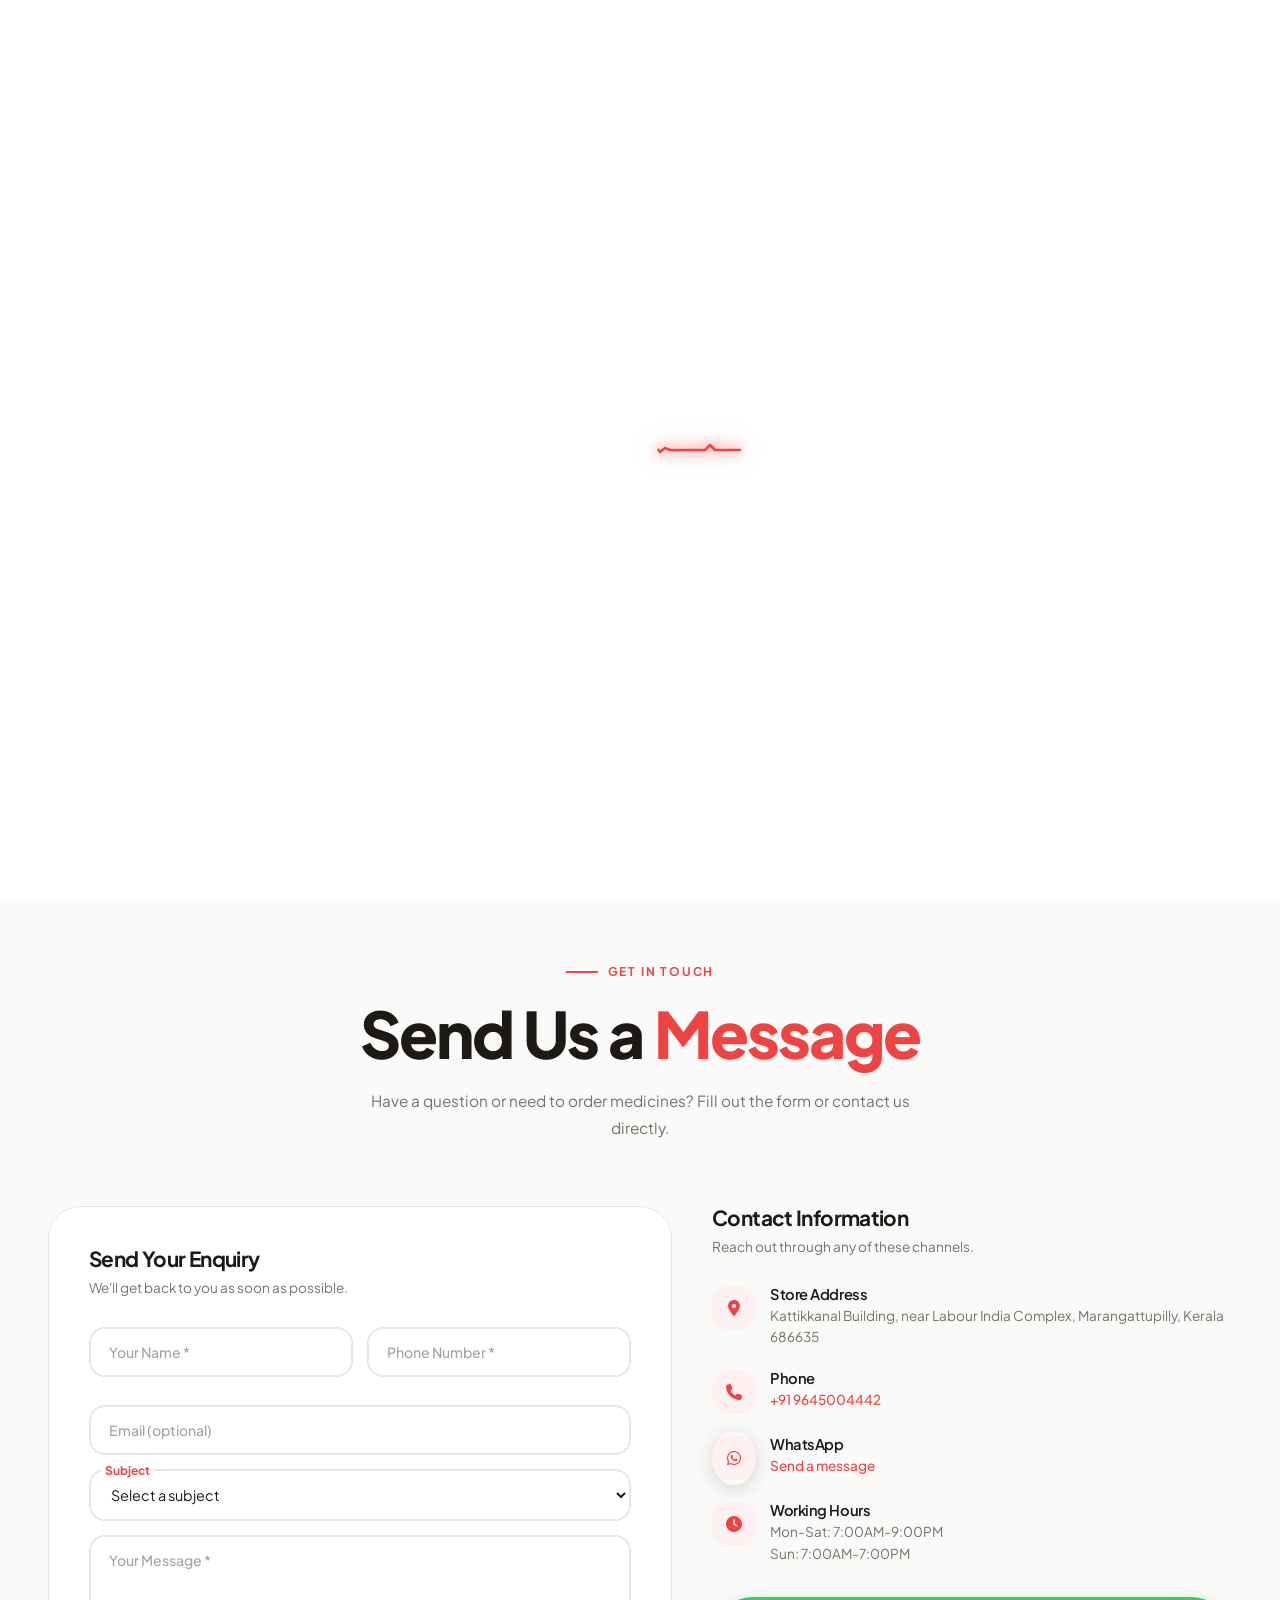
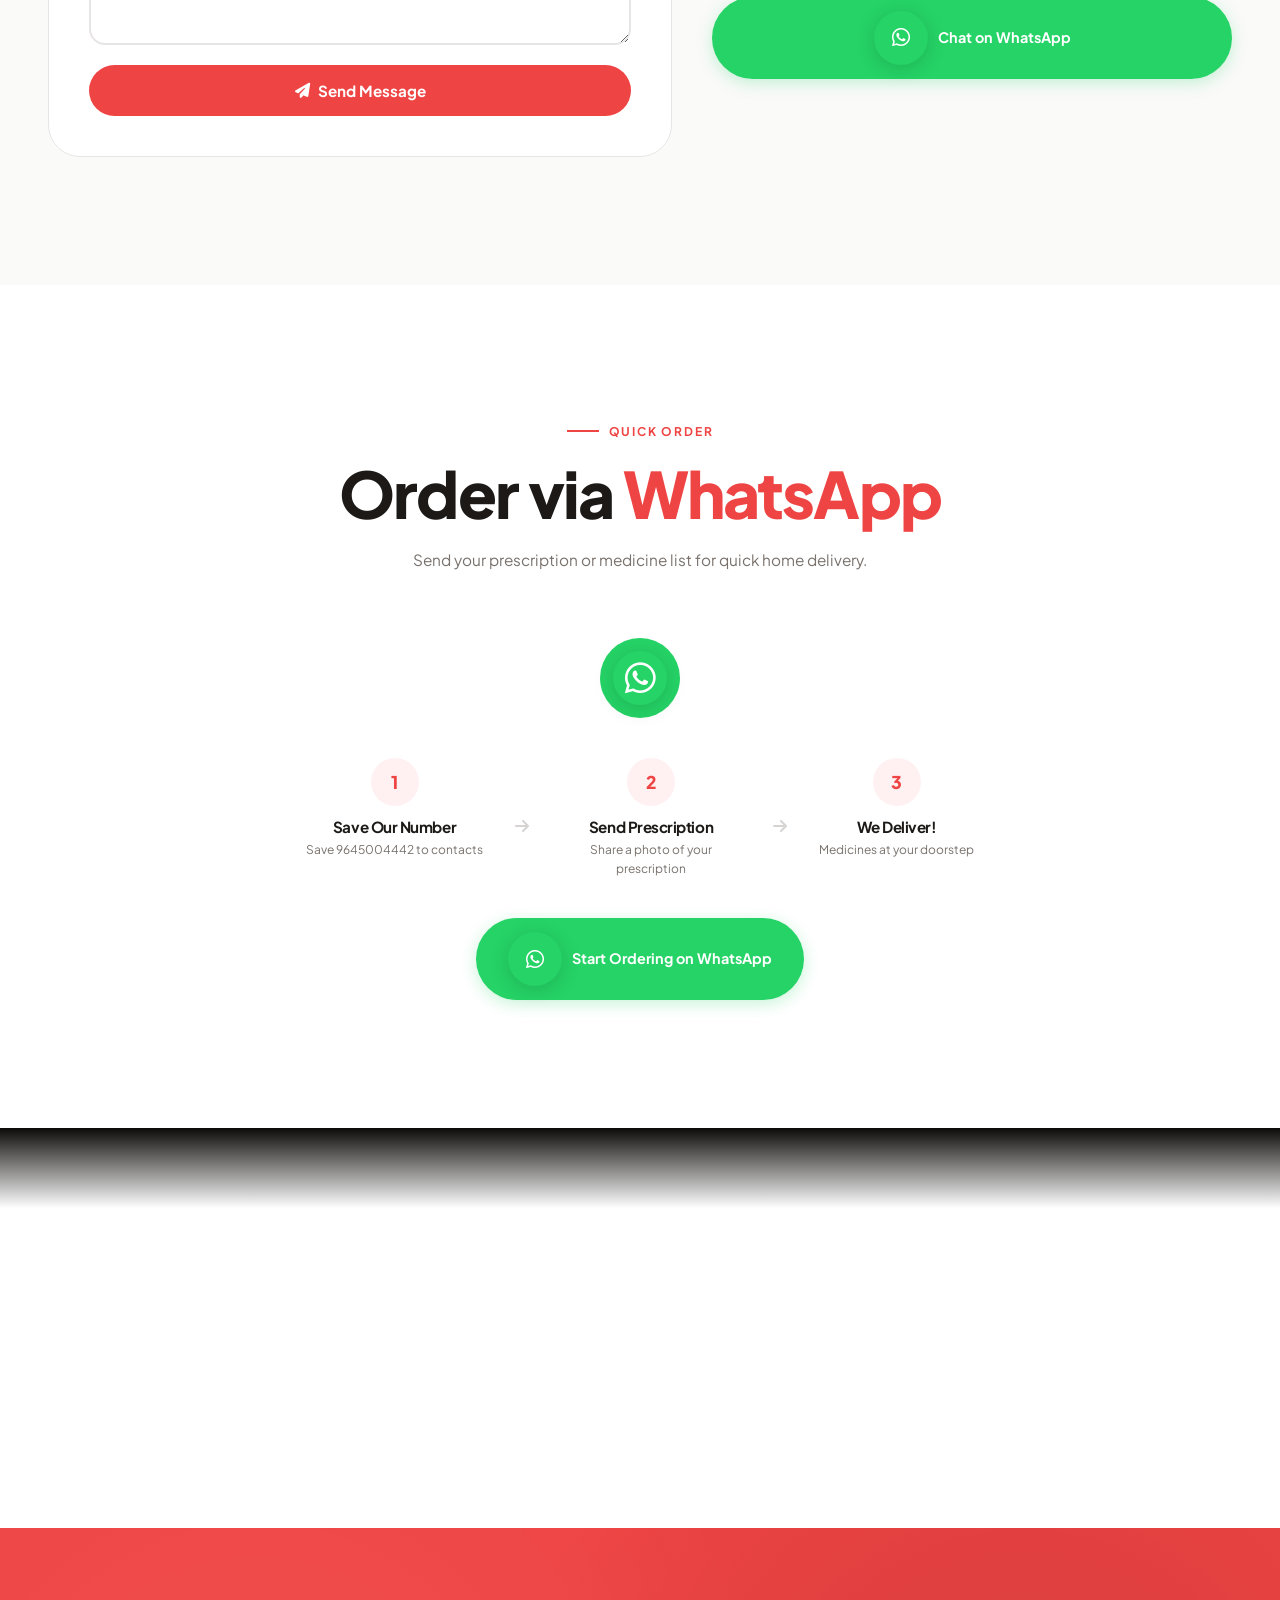
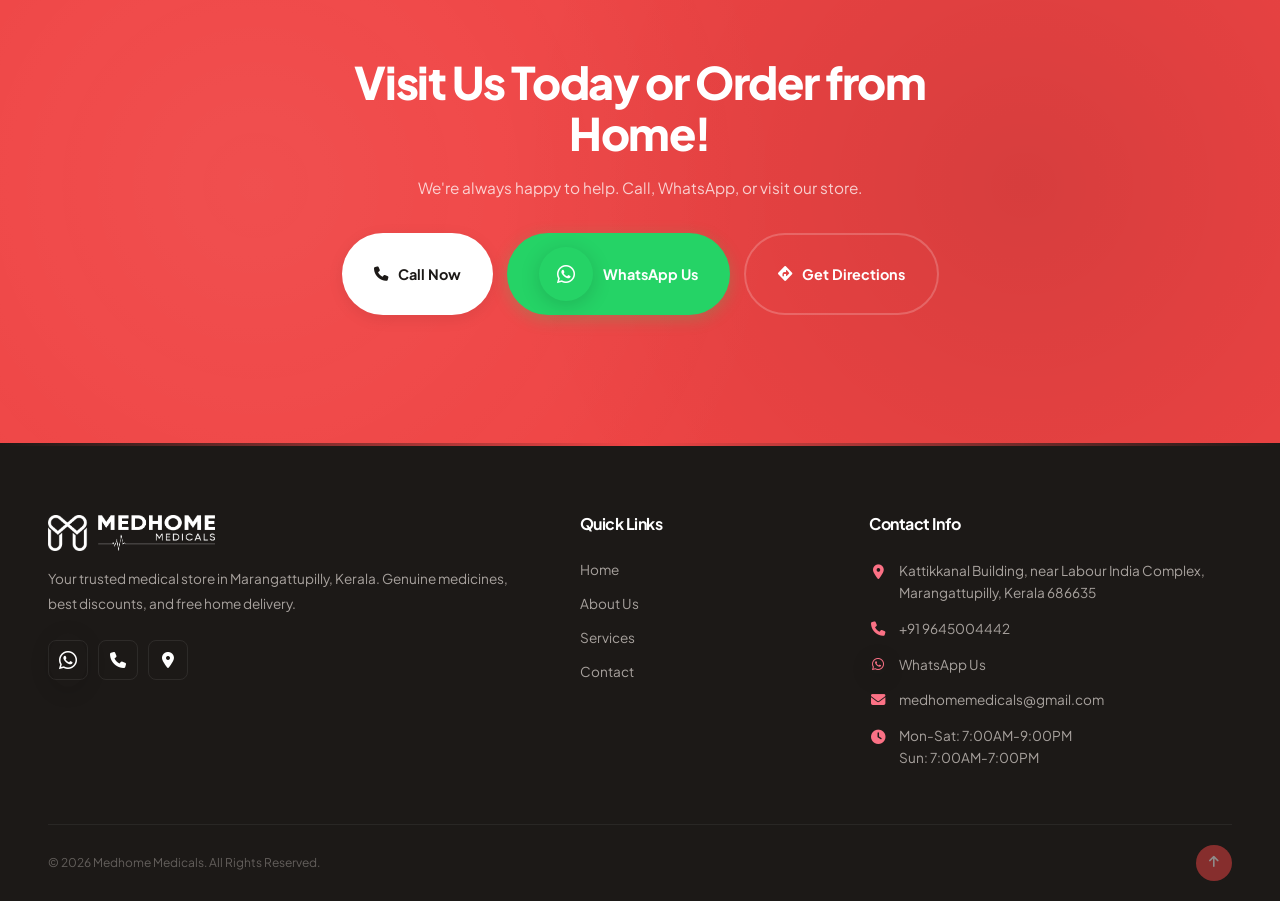
<file: contact/index.html>
<!DOCTYPE html>
<html lang="en">
<head>
    <!-- Google Tag Manager -->
    <script>(function(w,d,s,l,i){w[l]=w[l]||[];w[l].push({'gtm.start':
    new Date().getTime(),event:'gtm.js'});var f=d.getElementsByTagName(s)[0],
    j=d.createElement(s),dl=l!='dataLayer'?'&l='+l:'';j.async=true;j.src=
    'https://www.googletagmanager.com/gtm.js?id='+i+dl;f.parentNode.insertBefore(j,f);
    })(window,document,'script','dataLayer','GTM-P24SSKXL');</script>
    <!-- End Google Tag Manager -->
    
    <meta charset="UTF-8">
    <meta name="viewport" content="width=device-width, initial-scale=1.0">
    <title>Contact Us | Medhome Medicals - Marangattupilly, Kerala</title>
    <meta name="description" content="Contact Medhome Medicals for medicines, home delivery, prescriptions. Visit us at Marangattupilly or call 9645004442. WhatsApp available.">
    <meta name="keywords" content="Medhome Medicals contact, pharmacy phone number, medical store Marangattupilly address, WhatsApp medicine order, 9645004442">
    <meta name="robots" content="index, follow">
    <link rel="canonical" href="https://medhome.in/contact/">
    <!-- Open Graph -->
    <meta property="og:type" content="website">
    <meta property="og:url" content="https://medhome.in/contact/">
    <meta property="og:title" content="Contact Us | Medhome Medicals - Marangattupilly, Kerala">
    <meta property="og:description" content="Contact Medhome Medicals for medicines, home delivery, prescriptions. Visit us at Marangattupilly or call 9645004442. WhatsApp available.">
    <meta property="og:image" content="https://medhome.in/og-image.png">
    <meta property="og:image:width" content="1200">
    <meta property="og:image:height" content="630">
    <meta property="og:site_name" content="Medhome Medicals">
    <meta property="og:locale" content="en_IN">
    <!-- Twitter Card -->
    <meta name="twitter:card" content="summary_large_image">
    <meta name="twitter:title" content="Contact Us | Medhome Medicals - Marangattupilly, Kerala">
    <meta name="twitter:description" content="Contact Medhome Medicals for medicines, home delivery, prescriptions. Visit us at Marangattupilly or call 9645004442. WhatsApp available.">
    <meta name="twitter:image" content="https://medhome.in/og-image.png">
    <link rel="icon" href="../favicon.png" type="image/png">
    <link href="https://fonts.googleapis.com/css2?family=Plus+Jakarta+Sans:wght@300;400;500;600;700;800&display=swap" rel="stylesheet">
    <link rel="stylesheet" href="https://cdnjs.cloudflare.com/ajax/libs/font-awesome/6.5.1/css/all.min.css">
    <link rel="stylesheet" href="../style.css">
</head>
<body>

    <!-- Google Tag Manager (noscript) -->
    <noscript><iframe src="https://www.googletagmanager.com/ns.html?id=GTM-P24SSKXL"
    height="0" width="0" style="display:none;visibility:hidden"></iframe></noscript>
    <!-- End Google Tag Manager (noscript) -->

    <div class="cursor-dot"></div>

    <div class="loader" id="loader">
        <div class="loader-ecg">
            <svg viewBox="0 0 200 80">
                <polyline class="ecg-line" points="0,40 30,40 35,40 40,35 45,40 60,40 65,40 70,20 75,60 80,10 85,70 90,30 95,40 110,40 115,35 120,42 125,38 130,40 160,40 165,40 170,35 175,40 200,40" />
                <circle class="ecg-glow-dot" cx="0" cy="40" r="3">
                    <animate attributeName="cx" values="0;200" dur="1.8s" repeatCount="indefinite" />
                    <animate attributeName="cy" values="40;40;40;35;40;40;40;20;60;10;70;30;40;40;35;42;38;40;40;40;35;40;40" dur="1.8s" repeatCount="indefinite" />
                </circle>
            </svg>
        </div>
    </div>

    <nav class="nav">
        <div class="container">
            <a href="/" class="nav-logo">
                <img src="../Horizontal-White.png" alt="Medhome Medicals" class="logo-light">
                <img src="../Horizontal-Purple.png" alt="Medhome Medicals" class="logo-dark">
            </a>
            <div class="nav-links">
                <a href="/" class="nav-link">Home</a>
                <a href="/about/" class="nav-link">About</a>
                <a href="/services/" class="nav-link">Services</a>
                <a href="/contact/" class="nav-link active">Contact</a>
                <a href="tel:+919645004442" class="nav-cta" data-magnetic><i class="fas fa-phone"></i> Call Now</a>
            </div>
            <div class="nav-burger"><span></span><span></span><span></span></div>
        </div>
    </nav>
    <div class="mobile-menu-overlay"></div>
    <div class="mobile-menu">
        <button class="mobile-menu-close"><i class="fas fa-times"></i></button>
        <a href="/">Home</a>
        <a href="/about/">About</a>
        <a href="/services/">Services</a>
        <a href="/contact/">Contact</a>
        <div class="mobile-menu-btns">
            <a href="tel:+919645004442" class="btn btn-primary"><i class="fas fa-phone"></i> Call Now</a>
            <a href="https://wa.me/919645004442" target="_blank" class="btn btn-whatsapp"><i class="fab fa-whatsapp"></i> WhatsApp</a>
        </div>
    </div>

    <!-- Page Hero -->
    <section class="page-hero">
        <div class="hero-ecg-bg">
            <svg viewBox="0 0 1400 60" preserveAspectRatio="none">
                <polyline class="ecg-line" points="0,30 100,30 120,25 140,30 200,30 220,10 240,50 260,5 280,55 300,20 320,30 400,30 420,25 440,32 460,28 480,30 600,30 620,25 640,30 700,30 720,30 740,25 760,30 820,30 840,10 860,50 880,5 900,55 920,20 940,30 1020,30 1040,25 1060,32 1080,28 1100,30 1200,30 1220,25 1240,30 1400,30" />
            </svg>
        </div>
        <div class="container">
            <div class="breadcrumb"><a href="/">Home</a> / Contact Us</div>
            <h1 data-text-split>Contact Us</h1>
            <p>We're here to help. Reach out to us anytime!</p>
        </div>
    </section>

    <!-- Info Cards -->
    <section class="section" style="padding-top: 24px;">
        <div class="container">
            <div class="info-cards">
                <div class="info-card" data-reveal="up" data-reveal-delay="1">
                    <div class="info-card-ic"><i class="fas fa-map-marker-alt"></i></div>
                    <h3>Our Location</h3>
                    <p>Kattikkanal Building, near Labour India Complex, Marangattupilly, Kerala 686635</p>
                </div>
                <div class="info-card" data-reveal="up" data-reveal-delay="2">
                    <div class="info-card-ic"><i class="fas fa-phone"></i></div>
                    <h3>Call Us</h3>
                    <p><a href="tel:+919645004442">+91 9645004442</a></p>
                    <p style="margin-top:6px;"><a href="https://wa.me/919645004442" target="_blank"><i class="fab fa-whatsapp"></i> WhatsApp</a></p>
                </div>
                <div class="info-card" data-reveal="up" data-reveal-delay="3">
                    <div class="info-card-ic"><i class="fas fa-clock"></i></div>
                    <h3>Working Hours</h3>
                    <p>Mon - Sat: 7:00 AM - 9:00 PM<br>Sunday: 7:00 AM - 7:00 PM</p>
                </div>
            </div>
        </div>
    </section>

    <!-- Contact Form + Sidebar -->
    <section class="section" style="background: var(--dark-50);">
        <div class="container">
            <div class="sec-head center">
                <div class="sec-overline" data-reveal="up">Get In Touch</div>
                <h2 class="sec-title" data-reveal="up" data-reveal-delay="1">Send Us a <em>Message</em></h2>
                <p class="sec-desc" data-reveal="up" data-reveal-delay="2">Have a question or need to order medicines? Fill out the form or contact us directly.</p>
            </div>
            <div class="contact-grid">
                <div class="form-box" data-reveal="left">
                    <h3>Send Your Enquiry</h3>
                    <p>We'll get back to you as soon as possible.</p>
                    <form id="contactForm">
                        <div class="form-row">
                            <div class="form-grp">
                                <input type="text" id="fname" placeholder=" " required>
                                <label for="fname">Your Name *</label>
                            </div>
                            <div class="form-grp">
                                <input type="tel" id="fphone" placeholder=" " required>
                                <label for="fphone">Phone Number *</label>
                            </div>
                        </div>
                        <div class="form-grp">
                            <input type="email" id="femail" placeholder=" ">
                            <label for="femail">Email (optional)</label>
                        </div>
                        <div class="form-grp">
                            <select id="fsubject">
                                <option value="" disabled selected>Select a subject</option>
                                <option>General Inquiry</option>
                                <option>Medicine Order</option>
                                <option>Home Delivery</option>
                                <option>Prescription Upload</option>
                                <option>Other</option>
                            </select>
                            <label for="fsubject">Subject</label>
                        </div>
                        <div class="form-grp">
                            <textarea id="fmessage" placeholder=" " required></textarea>
                            <label for="fmessage">Your Message *</label>
                        </div>
                        <button type="submit" class="form-submit"><i class="fas fa-paper-plane"></i> Send Message</button>
                    </form>
                </div>
                <div class="sidebar" data-reveal="right">
                    <h3>Contact Information</h3>
                    <p>Reach out through any of these channels.</p>
                    <div class="sb-item">
                        <div class="sb-ic"><i class="fas fa-map-marker-alt"></i></div>
                        <div class="sb-text"><h4>Store Address</h4><p>Kattikkanal Building, near Labour India Complex, Marangattupilly, Kerala 686635</p></div>
                    </div>
                    <div class="sb-item">
                        <div class="sb-ic"><i class="fas fa-phone"></i></div>
                        <div class="sb-text"><h4>Phone</h4><p><a href="tel:+919645004442">+91 9645004442</a></p></div>
                    </div>
                    <div class="sb-item">
                        <div class="sb-ic"><i class="fab fa-whatsapp"></i></div>
                        <div class="sb-text"><h4>WhatsApp</h4><p><a href="https://wa.me/919645004442" target="_blank">Send a message</a></p></div>
                    </div>
                    <div class="sb-item">
                        <div class="sb-ic"><i class="fas fa-clock"></i></div>
                        <div class="sb-text"><h4>Working Hours</h4><p>Mon-Sat: 7:00AM-9:00PM<br>Sun: 7:00AM-7:00PM</p></div>
                    </div>
                    <div style="margin-top:32px;">
                        <a href="https://wa.me/919645004442?text=Hi%20Medhome%20Medicals%2C%20I%20have%20a%20query." target="_blank" class="btn btn-whatsapp" style="width:100%;justify-content:center;" data-magnetic><i class="fab fa-whatsapp"></i> Chat on WhatsApp</a>
                    </div>
                </div>
            </div>
        </div>
    </section>

    <!-- WhatsApp Quick Order -->
    <section class="section wa-section">
        <div class="container">
            <div class="sec-head center">
                <div class="sec-overline" data-reveal="up">Quick Order</div>
                <h2 class="sec-title" data-reveal="up" data-reveal-delay="1">Order via <em>WhatsApp</em></h2>
                <p class="sec-desc" data-reveal="up" data-reveal-delay="2">Send your prescription or medicine list for quick home delivery.</p>
            </div>
            <div class="wa-icon" data-reveal="scale"><i class="fab fa-whatsapp"></i></div>
            <div class="wa-steps">
                <div class="wa-step" data-reveal="up" data-reveal-delay="1">
                    <div class="wa-step-n">1</div>
                    <h4>Save Our Number</h4>
                    <p>Save 9645004442 to contacts</p>
                </div>
                <div class="wa-arrow"><i class="fas fa-arrow-right"></i></div>
                <div class="wa-step" data-reveal="up" data-reveal-delay="2">
                    <div class="wa-step-n">2</div>
                    <h4>Send Prescription</h4>
                    <p>Share a photo of your prescription</p>
                </div>
                <div class="wa-arrow"><i class="fas fa-arrow-right"></i></div>
                <div class="wa-step" data-reveal="up" data-reveal-delay="3">
                    <div class="wa-step-n">3</div>
                    <h4>We Deliver!</h4>
                    <p>Medicines at your doorstep</p>
                </div>
            </div>
            <div style="text-align:center; margin-top:36px;" data-reveal="up" data-reveal-delay="4">
                <a href="https://wa.me/919645004442?text=Hi%20Medhome%20Medicals%2C%20I%20would%20like%20to%20order%20medicines." target="_blank" class="btn btn-whatsapp" data-magnetic><i class="fab fa-whatsapp"></i> Start Ordering on WhatsApp</a>
            </div>
        </div>
    </section>

    <!-- Map -->
    <div class="map-section">
        <iframe src="https://www.google.com/maps/embed?pb=!1m18!1m12!1m3!1d245.76773610223898!2d76.61262422633587!3d9.742012394151418!2m3!1f0!2f0!3f0!3m2!1i1024!2i768!4f13.1!3m3!1m2!1s0x3b07d1fdd52f7389%3A0x97a6c097204838f0!2sMedhome%20Medicals!5e0!3m2!1sen!2sin!4v1774610261611!5m2!1sen!2sin" width="600" height="450" style="border:0;" allowfullscreen="" loading="lazy" referrerpolicy="no-referrer-when-downgrade"></iframe>
    </div>

    <!-- CTA -->
    <section class="section cta-section">
        <div class="container">
            <div class="cta-inner" data-reveal="up">
                <h2>Visit Us Today or Order from Home!</h2>
                <p>We're always happy to help. Call, WhatsApp, or visit our store.</p>
                <div class="cta-btns">
                    <a href="tel:+919645004442" class="btn btn-white" data-magnetic><i class="fas fa-phone"></i> Call Now</a>
                    <a href="https://wa.me/919645004442?text=Hi%20Medhome%20Medicals" target="_blank" class="btn btn-whatsapp" data-magnetic><i class="fab fa-whatsapp"></i> WhatsApp Us</a>
                    <a href="https://maps.app.goo.gl/QQcjPCCGfXMZ5Sk88" target="_blank" class="btn btn-outline" data-magnetic><i class="fas fa-directions"></i> Get Directions</a>
                </div>
            </div>
        </div>
    </section>

    <!-- Footer -->
    <footer class="footer">
        <div class="container">
            <div class="footer-grid">
                <div class="footer-brand">
                    <img src="../Horizontal-White.png" alt="Medhome Medicals">
                    <p>Your trusted medical store in Marangattupilly, Kerala. Genuine medicines, best discounts, and free home delivery.</p>
                    <div class="footer-socials">
                        <a href="https://wa.me/919645004442" target="_blank" aria-label="WhatsApp"><i class="fab fa-whatsapp"></i></a>
                        <a href="tel:+919645004442" aria-label="Call"><i class="fas fa-phone"></i></a>
                        <a href="https://maps.app.goo.gl/QQcjPCCGfXMZ5Sk88" target="_blank" aria-label="Location"><i class="fas fa-map-marker-alt"></i></a>
                    </div>
                </div>
                <div>
                    <h5>Quick Links</h5>
                    <div class="footer-links">
                        <a href="/">Home</a>
                        <a href="/about/">About Us</a>
                        <a href="/services/">Services</a>
                        <a href="/contact/">Contact</a>
                    </div>
                </div>
                <div>
                    <h5>Contact Info</h5>
                    <ul class="footer-contact">
                        <li><i class="fas fa-map-marker-alt"></i> Kattikkanal Building, near Labour India Complex, Marangattupilly, Kerala 686635</li>
                        <li><i class="fas fa-phone"></i> <a href="tel:+919645004442">+91 9645004442</a></li>
                        <li><i class="fab fa-whatsapp"></i> <a href="https://wa.me/919645004442" target="_blank">WhatsApp Us</a></li>
                        <li><i class="fas fa-envelope"></i> <a href="mailto:medhomemedicals@gmail.com">medhomemedicals@gmail.com</a></li>
                        <li><i class="fas fa-clock"></i> <span>Mon-Sat: 7:00AM-9:00PM<br>Sun: 7:00AM-7:00PM</span></li>
                    </ul>
                </div>
            </div>
            <div class="footer-bottom">
                <p>&copy; 2026 Medhome Medicals. All Rights Reserved.</p>
                <a href="#" class="back-to-top" aria-label="Back to top"><i class="fas fa-arrow-up"></i></a>
            </div>
        </div>
    </footer>

    <div class="fab-wrap">
        <a href="https://wa.me/919645004442?text=Hi%20Medhome%20Medicals" class="fab fab-wa" target="_blank" aria-label="WhatsApp"><i class="fab fa-whatsapp"></i></a>
        <a href="tel:+919645004442" class="fab fab-call" aria-label="Call"><i class="fas fa-phone"></i></a>
    </div>

    <script src="../app.js"></script>
</body>
</html>
</file>
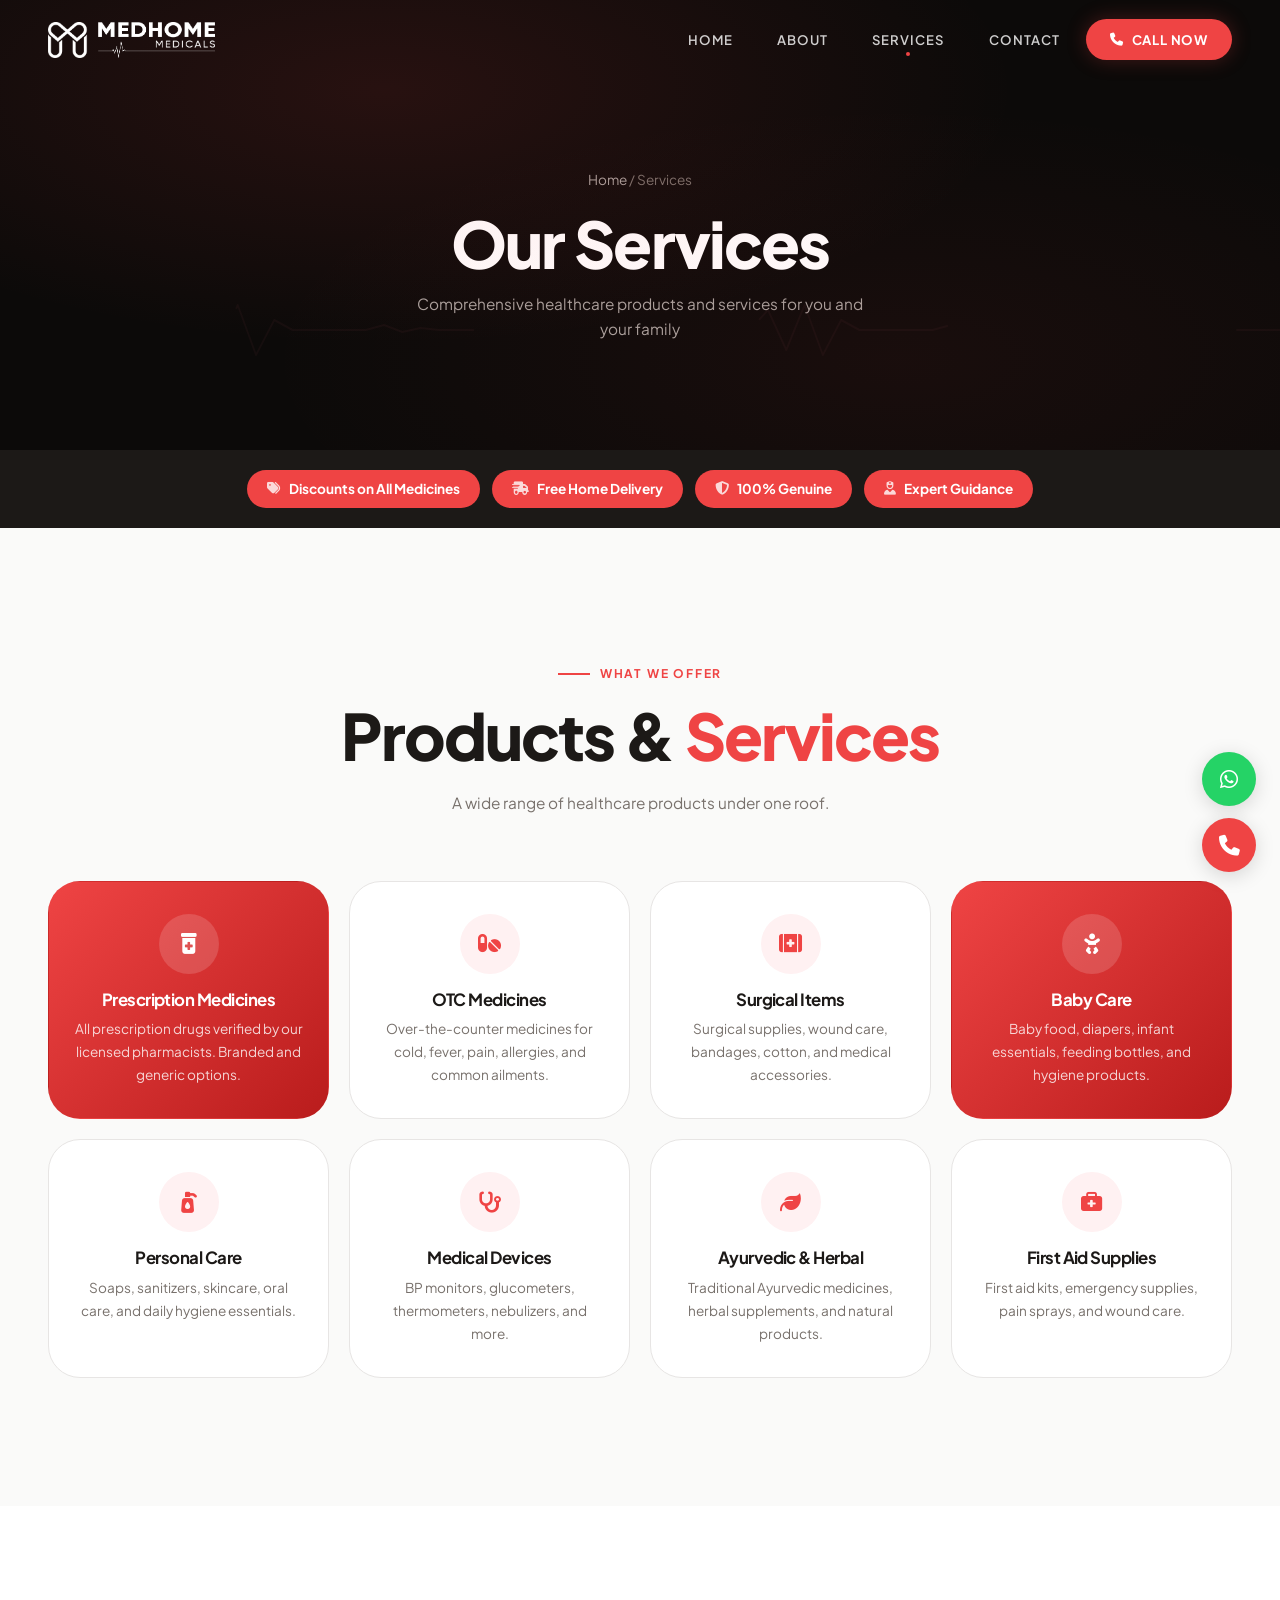
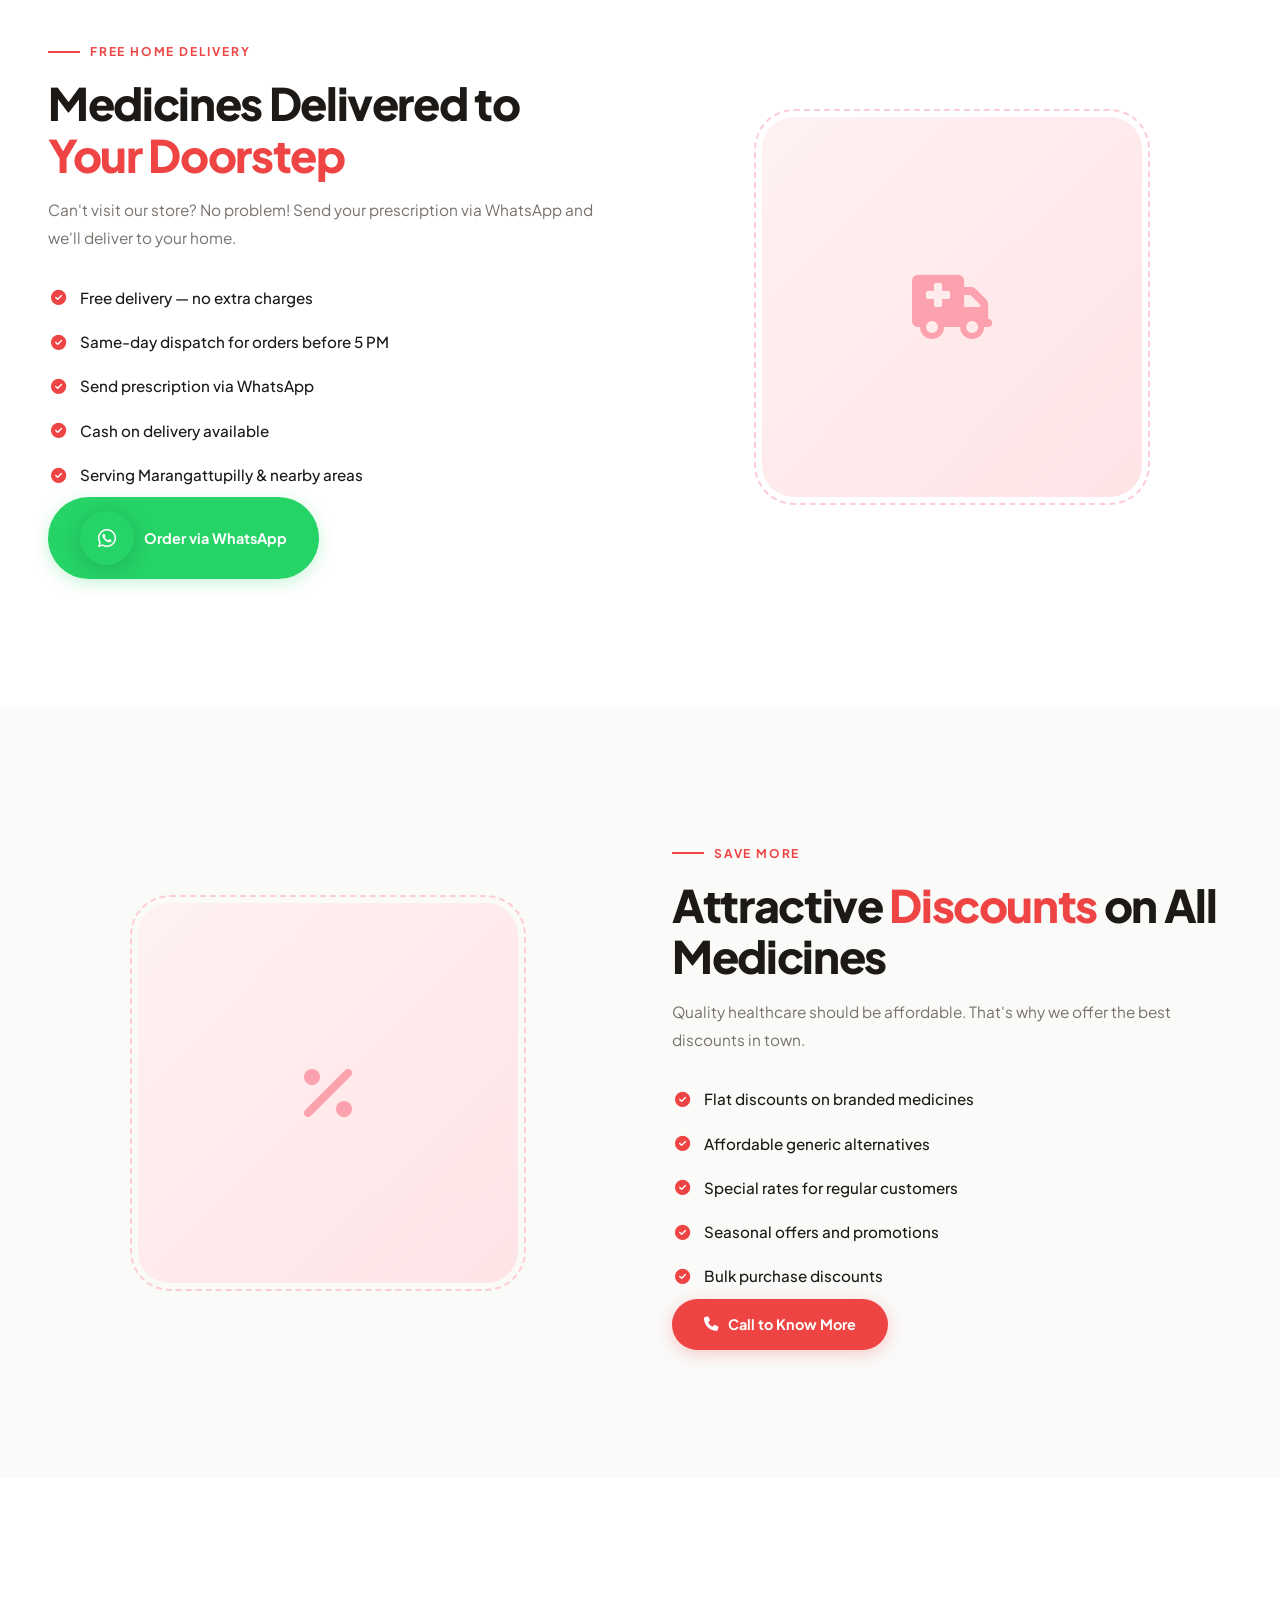
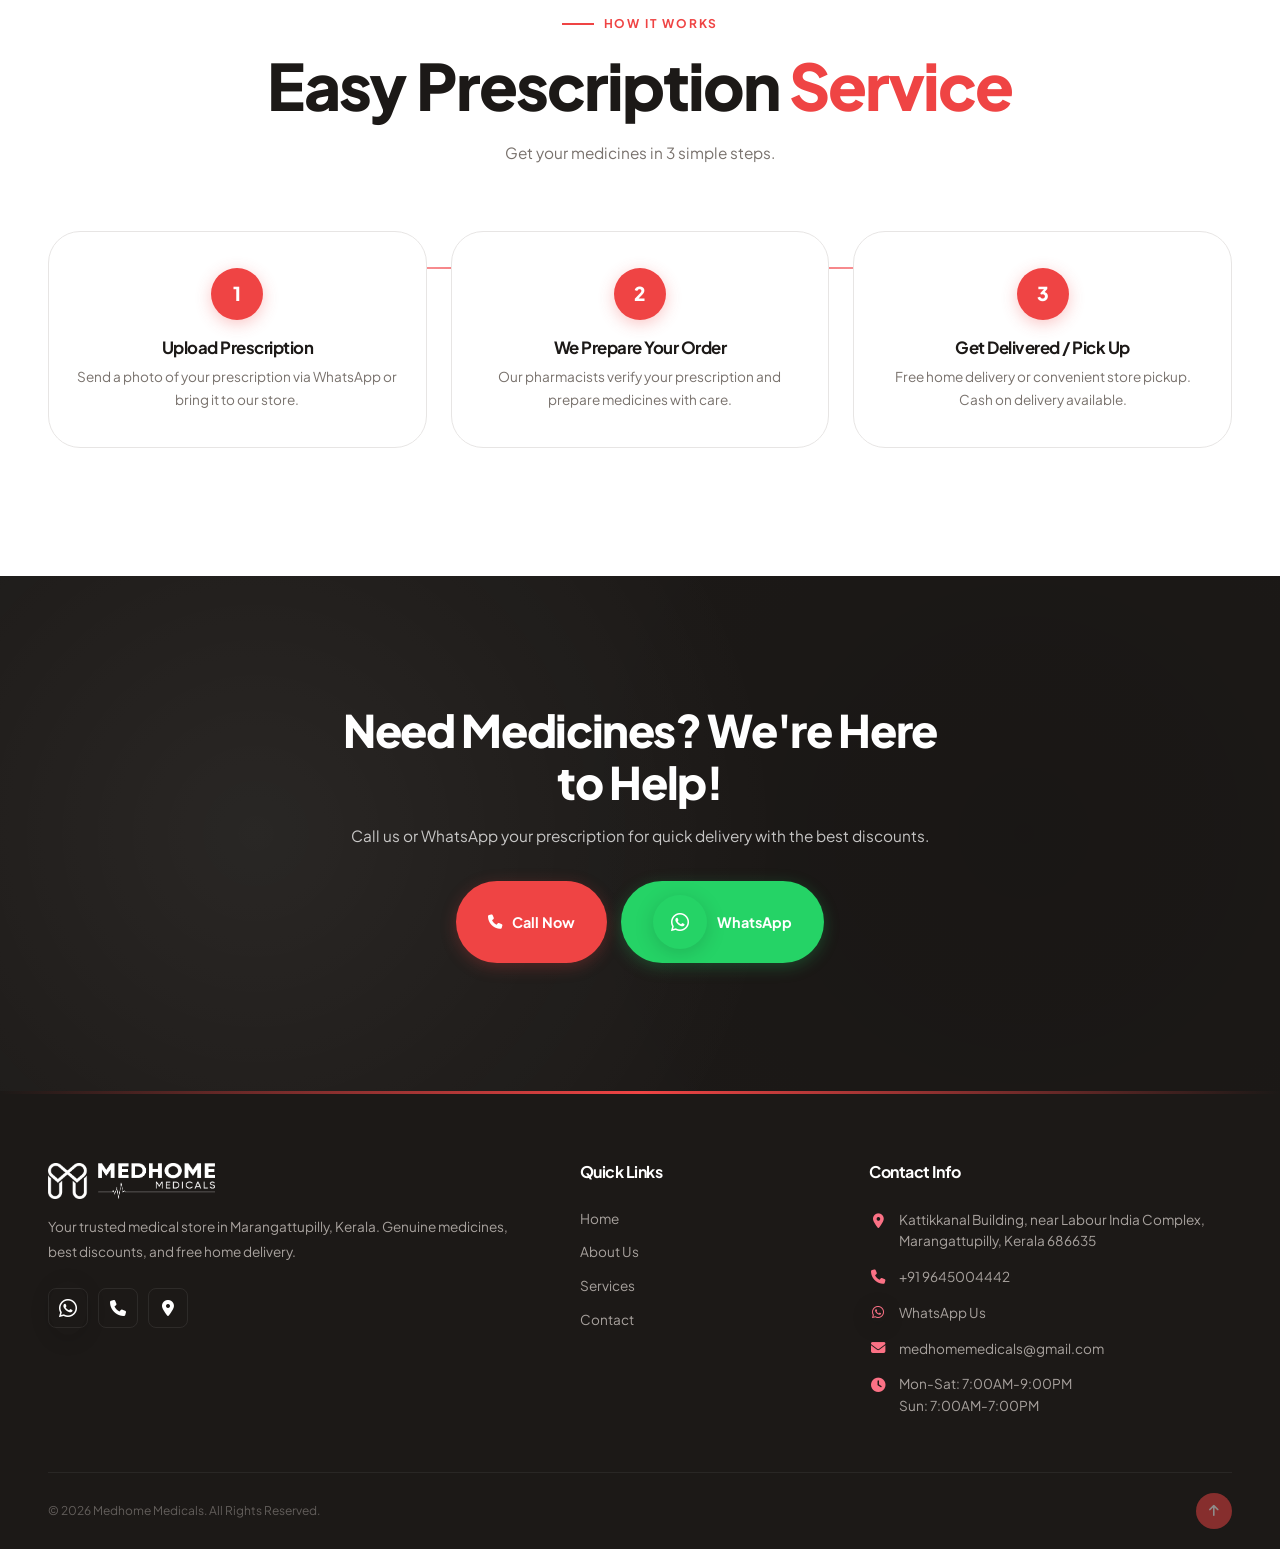
<file: services/index.html>
<!DOCTYPE html>
<html lang="en">
<head>
    <!-- Google Tag Manager -->
    <script>(function(w,d,s,l,i){w[l]=w[l]||[];w[l].push({'gtm.start':
    new Date().getTime(),event:'gtm.js'});var f=d.getElementsByTagName(s)[0],
    j=d.createElement(s),dl=l!='dataLayer'?'&l='+l:'';j.async=true;j.src=
    'https://www.googletagmanager.com/gtm.js?id='+i+dl;f.parentNode.insertBefore(j,f);
    })(window,document,'script','dataLayer','GTM-P24SSKXL');</script>
    <!-- End Google Tag Manager -->
    
    <meta charset="UTF-8">
    <meta name="viewport" content="width=device-width, initial-scale=1.0">
    <title>Our Services | Medhome Medicals - Medicines, Home Delivery & More</title>
    <meta name="description" content="Medhome Medicals offers prescription medicines, OTC drugs, home delivery, discount programs, surgical items, baby care, and more in Marangattupilly, Kerala.">
    <meta name="keywords" content="Medhome Medicals services, medicine home delivery, prescription medicines, OTC drugs, surgical items, baby care, discount medicines Marangattupilly">
    <meta name="robots" content="index, follow">
    <link rel="canonical" href="https://medhome.in/services/">
    <!-- Open Graph -->
    <meta property="og:type" content="website">
    <meta property="og:url" content="https://medhome.in/services/">
    <meta property="og:title" content="Our Services | Medhome Medicals - Medicines, Home Delivery & More">
    <meta property="og:description" content="Medhome Medicals offers prescription medicines, OTC drugs, home delivery, discount programs, surgical items, baby care, and more in Marangattupilly, Kerala.">
    <meta property="og:image" content="https://medhome.in/og-image.png">
    <meta property="og:image:width" content="1200">
    <meta property="og:image:height" content="630">
    <meta property="og:site_name" content="Medhome Medicals">
    <meta property="og:locale" content="en_IN">
    <!-- Twitter Card -->
    <meta name="twitter:card" content="summary_large_image">
    <meta name="twitter:title" content="Our Services | Medhome Medicals - Medicines, Home Delivery & More">
    <meta name="twitter:description" content="Medhome Medicals offers prescription medicines, OTC drugs, home delivery, discount programs, surgical items, baby care, and more in Marangattupilly, Kerala.">
    <meta name="twitter:image" content="https://medhome.in/og-image.png">
    <link rel="icon" href="../favicon.png" type="image/png">
    <link href="https://fonts.googleapis.com/css2?family=Plus+Jakarta+Sans:wght@300;400;500;600;700;800&display=swap" rel="stylesheet">
    <link rel="stylesheet" href="https://cdnjs.cloudflare.com/ajax/libs/font-awesome/6.5.1/css/all.min.css">
    <link rel="stylesheet" href="../style.css">
</head>
<body>

    <!-- Google Tag Manager (noscript) -->
    <noscript><iframe src="https://www.googletagmanager.com/ns.html?id=GTM-P24SSKXL"
    height="0" width="0" style="display:none;visibility:hidden"></iframe></noscript>
    <!-- End Google Tag Manager (noscript) -->

    <div class="cursor-dot"></div>

    <div class="loader" id="loader">
        <div class="loader-ecg">
            <svg viewBox="0 0 200 80">
                <polyline class="ecg-line" points="0,40 30,40 35,40 40,35 45,40 60,40 65,40 70,20 75,60 80,10 85,70 90,30 95,40 110,40 115,35 120,42 125,38 130,40 160,40 165,40 170,35 175,40 200,40" />
                <circle class="ecg-glow-dot" cx="0" cy="40" r="3">
                    <animate attributeName="cx" values="0;200" dur="1.8s" repeatCount="indefinite" />
                    <animate attributeName="cy" values="40;40;40;35;40;40;40;20;60;10;70;30;40;40;35;42;38;40;40;40;35;40;40" dur="1.8s" repeatCount="indefinite" />
                </circle>
            </svg>
        </div>
    </div>

    <nav class="nav">
        <div class="container">
            <a href="/" class="nav-logo">
                <img src="../Horizontal-White.png" alt="Medhome Medicals" class="logo-light">
                <img src="../Horizontal-Purple.png" alt="Medhome Medicals" class="logo-dark">
            </a>
            <div class="nav-links">
                <a href="/" class="nav-link">Home</a>
                <a href="/about/" class="nav-link">About</a>
                <a href="/services/" class="nav-link active">Services</a>
                <a href="/contact/" class="nav-link">Contact</a>
                <a href="tel:+919645004442" class="nav-cta" data-magnetic><i class="fas fa-phone"></i> Call Now</a>
            </div>
            <div class="nav-burger"><span></span><span></span><span></span></div>
        </div>
    </nav>
    <div class="mobile-menu-overlay"></div>
    <div class="mobile-menu">
        <button class="mobile-menu-close"><i class="fas fa-times"></i></button>
        <a href="/">Home</a>
        <a href="/about/">About</a>
        <a href="/services/">Services</a>
        <a href="/contact/">Contact</a>
        <div class="mobile-menu-btns">
            <a href="tel:+919645004442" class="btn btn-primary"><i class="fas fa-phone"></i> Call Now</a>
            <a href="https://wa.me/919645004442" target="_blank" class="btn btn-whatsapp"><i class="fab fa-whatsapp"></i> WhatsApp</a>
        </div>
    </div>

    <!-- Page Hero -->
    <section class="page-hero">
        <div class="hero-ecg-bg">
            <svg viewBox="0 0 1400 60" preserveAspectRatio="none">
                <polyline class="ecg-line" points="0,30 100,30 120,25 140,30 200,30 220,10 240,50 260,5 280,55 300,20 320,30 400,30 420,25 440,32 460,28 480,30 600,30 620,25 640,30 700,30 720,30 740,25 760,30 820,30 840,10 860,50 880,5 900,55 920,20 940,30 1020,30 1040,25 1060,32 1080,28 1100,30 1200,30 1220,25 1240,30 1400,30" />
            </svg>
        </div>
        <div class="container">
            <div class="breadcrumb"><a href="/">Home</a> / Services</div>
            <h1 data-text-split>Our Services</h1>
            <p>Comprehensive healthcare products and services for you and your family</p>
        </div>
    </section>

    <!-- Highlights Pill Strip -->
    <div class="pill-strip">
        <div class="container">
            <div class="pill-row">
                <div class="pill-item"><i class="fas fa-tags"></i> Discounts on All Medicines</div>
                <div class="pill-item"><i class="fas fa-truck-fast"></i> Free Home Delivery</div>
                <div class="pill-item"><i class="fas fa-shield-halved"></i> 100% Genuine</div>
                <div class="pill-item"><i class="fas fa-user-nurse"></i> Expert Guidance</div>
            </div>
        </div>
    </div>

    <!-- Products Grid -->
    <section class="section" style="background: var(--dark-50);">
        <div class="container">
            <div class="sec-head center">
                <div class="sec-overline" data-reveal="up">What We Offer</div>
                <h2 class="sec-title" data-reveal="up" data-reveal-delay="1">Products & <em>Services</em></h2>
                <p class="sec-desc" data-reveal="up" data-reveal-delay="2">A wide range of healthcare products under one roof.</p>
            </div>
            <div class="srv-grid">
                <div class="srv-card featured-srv" data-reveal="up" data-reveal-delay="1" data-tilt>
                    <div class="srv-ic"><i class="fas fa-prescription-bottle-medical"></i></div>
                    <h3>Prescription Medicines</h3>
                    <p>All prescription drugs verified by our licensed pharmacists. Branded and generic options.</p>
                </div>
                <div class="srv-card" data-reveal="up" data-reveal-delay="2" data-tilt>
                    <div class="srv-ic"><i class="fas fa-pills"></i></div>
                    <h3>OTC Medicines</h3>
                    <p>Over-the-counter medicines for cold, fever, pain, allergies, and common ailments.</p>
                </div>
                <div class="srv-card" data-reveal="up" data-reveal-delay="3" data-tilt>
                    <div class="srv-ic"><i class="fas fa-kit-medical"></i></div>
                    <h3>Surgical Items</h3>
                    <p>Surgical supplies, wound care, bandages, cotton, and medical accessories.</p>
                </div>
                <div class="srv-card featured-srv" data-reveal="up" data-reveal-delay="4" data-tilt>
                    <div class="srv-ic"><i class="fas fa-baby"></i></div>
                    <h3>Baby Care</h3>
                    <p>Baby food, diapers, infant essentials, feeding bottles, and hygiene products.</p>
                </div>
                <div class="srv-card" data-reveal="up" data-reveal-delay="5" data-tilt>
                    <div class="srv-ic"><i class="fas fa-pump-soap"></i></div>
                    <h3>Personal Care</h3>
                    <p>Soaps, sanitizers, skincare, oral care, and daily hygiene essentials.</p>
                </div>
                <div class="srv-card" data-reveal="up" data-reveal-delay="6" data-tilt>
                    <div class="srv-ic"><i class="fas fa-stethoscope"></i></div>
                    <h3>Medical Devices</h3>
                    <p>BP monitors, glucometers, thermometers, nebulizers, and more.</p>
                </div>
                <div class="srv-card" data-reveal="up" data-reveal-delay="7" data-tilt>
                    <div class="srv-ic"><i class="fas fa-leaf"></i></div>
                    <h3>Ayurvedic & Herbal</h3>
                    <p>Traditional Ayurvedic medicines, herbal supplements, and natural products.</p>
                </div>
                <div class="srv-card" data-reveal="up" data-reveal-delay="8" data-tilt>
                    <div class="srv-ic"><i class="fas fa-briefcase-medical"></i></div>
                    <h3>First Aid Supplies</h3>
                    <p>First aid kits, emergency supplies, pain sprays, and wound care.</p>
                </div>
            </div>
        </div>
    </section>

    <!-- Home Delivery Feature -->
    <section class="section">
        <div class="container">
            <div class="feat-split">
                <div data-reveal="left">
                    <div class="sec-overline">Free Home Delivery</div>
                    <h2>Medicines Delivered to <em>Your Doorstep</em></h2>
                    <p>Can't visit our store? No problem! Send your prescription via WhatsApp and we'll deliver to your home.</p>
                    <ul class="feat-list">
                        <li><i class="fas fa-check-circle"></i> Free delivery — no extra charges</li>
                        <li><i class="fas fa-check-circle"></i> Same-day dispatch for orders before 5 PM</li>
                        <li><i class="fas fa-check-circle"></i> Send prescription via WhatsApp</li>
                        <li><i class="fas fa-check-circle"></i> Cash on delivery available</li>
                        <li><i class="fas fa-check-circle"></i> Serving Marangattupilly & nearby areas</li>
                    </ul>
                    <a href="https://wa.me/919645004442?text=Hi%20Medhome%20Medicals%2C%20I%20need%20home%20delivery." target="_blank" class="btn btn-whatsapp" data-magnetic><i class="fab fa-whatsapp"></i> Order via WhatsApp</a>
                </div>
                <div data-reveal="right">
                    <div class="feat-visual"><i class="fas fa-truck-medical"></i></div>
                </div>
            </div>
        </div>
    </section>

    <!-- Discount Programs -->
    <section class="section" style="background: var(--dark-50);">
        <div class="container">
            <div class="feat-split reversed">
                <div data-reveal="right">
                    <div class="sec-overline">Save More</div>
                    <h2>Attractive <em>Discounts</em> on All Medicines</h2>
                    <p>Quality healthcare should be affordable. That's why we offer the best discounts in town.</p>
                    <ul class="feat-list">
                        <li><i class="fas fa-check-circle"></i> Flat discounts on branded medicines</li>
                        <li><i class="fas fa-check-circle"></i> Affordable generic alternatives</li>
                        <li><i class="fas fa-check-circle"></i> Special rates for regular customers</li>
                        <li><i class="fas fa-check-circle"></i> Seasonal offers and promotions</li>
                        <li><i class="fas fa-check-circle"></i> Bulk purchase discounts</li>
                    </ul>
                    <a href="tel:+919645004442" class="btn btn-primary" data-magnetic><i class="fas fa-phone"></i> Call to Know More</a>
                </div>
                <div data-reveal="left">
                    <div class="feat-visual"><i class="fas fa-percent"></i></div>
                </div>
            </div>
        </div>
    </section>

    <!-- How It Works -->
    <section class="section">
        <div class="container">
            <div class="sec-head center">
                <div class="sec-overline" data-reveal="up">How It Works</div>
                <h2 class="sec-title" data-reveal="up" data-reveal-delay="1">Easy Prescription <em>Service</em></h2>
                <p class="sec-desc" data-reveal="up" data-reveal-delay="2">Get your medicines in 3 simple steps.</p>
            </div>
            <div class="steps-row">
                <div class="step-card" data-reveal="up" data-reveal-delay="1">
                    <div class="step-num">1</div>
                    <h3>Upload Prescription</h3>
                    <p>Send a photo of your prescription via WhatsApp or bring it to our store.</p>
                </div>
                <div class="step-card" data-reveal="up" data-reveal-delay="2">
                    <div class="step-num">2</div>
                    <h3>We Prepare Your Order</h3>
                    <p>Our pharmacists verify your prescription and prepare medicines with care.</p>
                </div>
                <div class="step-card" data-reveal="up" data-reveal-delay="3">
                    <div class="step-num">3</div>
                    <h3>Get Delivered / Pick Up</h3>
                    <p>Free home delivery or convenient store pickup. Cash on delivery available.</p>
                </div>
            </div>
        </div>
    </section>

    <!-- CTA -->
    <section class="section cta-section dark-cta">
        <div class="container">
            <div class="cta-inner" data-reveal="up">
                <h2>Need Medicines? We're Here to Help!</h2>
                <p>Call us or WhatsApp your prescription for quick delivery with the best discounts.</p>
                <div class="cta-btns">
                    <a href="tel:+919645004442" class="btn btn-primary" data-magnetic><i class="fas fa-phone"></i> Call Now</a>
                    <a href="https://wa.me/919645004442?text=Hi%20Medhome%20Medicals%2C%20I%20would%20like%20to%20order%20medicines." target="_blank" class="btn btn-whatsapp" data-magnetic><i class="fab fa-whatsapp"></i> WhatsApp</a>
                </div>
            </div>
        </div>
    </section>

    <!-- Footer -->
    <footer class="footer">
        <div class="container">
            <div class="footer-grid">
                <div class="footer-brand">
                    <img src="../Horizontal-White.png" alt="Medhome Medicals">
                    <p>Your trusted medical store in Marangattupilly, Kerala. Genuine medicines, best discounts, and free home delivery.</p>
                    <div class="footer-socials">
                        <a href="https://wa.me/919645004442" target="_blank" aria-label="WhatsApp"><i class="fab fa-whatsapp"></i></a>
                        <a href="tel:+919645004442" aria-label="Call"><i class="fas fa-phone"></i></a>
                        <a href="https://maps.app.goo.gl/QQcjPCCGfXMZ5Sk88" target="_blank" aria-label="Location"><i class="fas fa-map-marker-alt"></i></a>
                    </div>
                </div>
                <div>
                    <h5>Quick Links</h5>
                    <div class="footer-links">
                        <a href="/">Home</a>
                        <a href="/about/">About Us</a>
                        <a href="/services/">Services</a>
                        <a href="/contact/">Contact</a>
                    </div>
                </div>
                <div>
                    <h5>Contact Info</h5>
                    <ul class="footer-contact">
                        <li><i class="fas fa-map-marker-alt"></i> Kattikkanal Building, near Labour India Complex, Marangattupilly, Kerala 686635</li>
                        <li><i class="fas fa-phone"></i> <a href="tel:+919645004442">+91 9645004442</a></li>
                        <li><i class="fab fa-whatsapp"></i> <a href="https://wa.me/919645004442" target="_blank">WhatsApp Us</a></li>
                        <li><i class="fas fa-envelope"></i> <a href="mailto:medhomemedicals@gmail.com">medhomemedicals@gmail.com</a></li>
                        <li><i class="fas fa-clock"></i> <span>Mon-Sat: 7:00AM-9:00PM<br>Sun: 7:00AM-7:00PM</span></li>
                    </ul>
                </div>
            </div>
            <div class="footer-bottom">
                <p>&copy; 2026 Medhome Medicals. All Rights Reserved.</p>
                <a href="#" class="back-to-top" aria-label="Back to top"><i class="fas fa-arrow-up"></i></a>
            </div>
        </div>
    </footer>

    <div class="fab-wrap">
        <a href="https://wa.me/919645004442?text=Hi%20Medhome%20Medicals" class="fab fab-wa" target="_blank" aria-label="WhatsApp"><i class="fab fa-whatsapp"></i></a>
        <a href="tel:+919645004442" class="fab fab-call" aria-label="Call"><i class="fas fa-phone"></i></a>
    </div>

    <script src="../app.js"></script>
</body>
</html>
</file>
<file: style.css>
/* ============================================================
   MEDHOME MEDICALS — Design System
   Premium Modern UI/UX | 2025
   ============================================================ */

/* === RESET & BASE === */
*, *::before, *::after { margin: 0; padding: 0; box-sizing: border-box; }
html { scroll-behavior: smooth; -webkit-font-smoothing: antialiased; -moz-osx-font-smoothing: grayscale; overflow-x: hidden; }
body { font-family: 'Plus Jakarta Sans', sans-serif; color: var(--dark-900); line-height: 1.6; overflow-x: hidden; }
a { text-decoration: none; color: inherit; transition: color 0.3s; }
img { max-width: 100%; height: auto; display: block; }
ul, ol { list-style: none; }
button { font-family: inherit; cursor: pointer; border: none; background: none; }
input, select, textarea { font-family: inherit; outline: none; }

/* === CSS VARIABLES === */
:root {
    --red-50: #FFF1F2;
    --red-100: #FFE4E6;
    --red-200: #FECDD3;
    --red-300: #FDA4AF;
    --red-400: #FB7185;
    --red-500: #EF4444;
    --red-600: #DC2626;
    --red-700: #B91C1C;
    --red-800: #991B1B;

    --dark-950: #0C0A09;
    --dark-900: #1C1917;
    --dark-800: #292524;
    --dark-700: #44403C;
    --dark-500: #78716C;
    --dark-400: #A8A29E;
    --dark-300: #D6D3D1;
    --dark-200: #E7E5E4;
    --dark-100: #F5F5F4;
    --dark-50: #FAFAF9;
    --white: #FFFFFF;

    --whatsapp: #25D366;
    --whatsapp-dark: #1EBE5A;

    --radius-sm: 8px;
    --radius-md: 16px;
    --radius-lg: 24px;
    --radius-xl: 32px;
    --radius-full: 9999px;

    --ease: cubic-bezier(0.16, 1, 0.3, 1);
    --ease-out: cubic-bezier(0.33, 1, 0.68, 1);
    --ease-elastic: cubic-bezier(0.68, -0.6, 0.32, 1.6);

    --text-display: clamp(3rem, 6vw, 5.5rem);
    --text-h1: clamp(2.5rem, 5vw, 4rem);
    --text-h2: clamp(1.8rem, 3.5vw, 2.8rem);
    --text-h3: clamp(1.2rem, 2vw, 1.5rem);
    --text-body: clamp(0.95rem, 1.2vw, 1.1rem);
    --text-small: 0.85rem;
    --text-xs: 0.75rem;

    --container: 1400px;
    --section-pad: clamp(80px, 10vw, 140px);
}

/* === TYPOGRAPHY === */
h1, h2, h3, h4, h5, h6 {
    font-weight: 700;
    letter-spacing: -0.03em;
    line-height: 1.15;
}

/* === LAYOUT === */
.container {
    max-width: var(--container);
    margin: 0 auto;
    padding: 0 clamp(20px, 4vw, 48px);
}
.section {
    padding: var(--section-pad) 0;
}

/* === CUSTOM CURSOR === */
.cursor-dot {
    position: fixed;
    top: 0; left: 0;
    width: 8px; height: 8px;
    background: var(--red-500);
    border-radius: 50%;
    pointer-events: none;
    z-index: 9998;
    transition: width 0.3s var(--ease), height 0.3s var(--ease), background 0.3s, opacity 0.3s;
    transform: translate(-50%, -50%);
    mix-blend-mode: difference;
    opacity: 0;
}
.cursor-dot.visible { opacity: 1; }
.cursor-dot.hover {
    width: 48px; height: 48px;
    background: rgba(239, 68, 68, 0.15);
    mix-blend-mode: normal;
}
@media (hover: none) { .cursor-dot { display: none !important; } }

/* ============================================================
   ECG HEARTBEAT LINE LOADER
   ============================================================ */
.loader {
    position: fixed; inset: 0;
    background: #ffffff;
    z-index: 10000;
    display: flex; align-items: center; justify-content: center; flex-direction: column;
    transition: opacity 0.6s var(--ease), visibility 0.6s;
}
.loader.done {
    opacity: 0; visibility: hidden; pointer-events: none;
}
.loader-ecg {
    width: 200px; height: 80px;
}
.loader-ecg svg {
    width: 100%; height: 100%;
    overflow: visible;
}
.ecg-line {
    fill: none;
    stroke: var(--red-500);
    stroke-width: 2.5;
    stroke-linecap: round;
    stroke-linejoin: round;
    filter: drop-shadow(0 0 6px var(--red-500)) drop-shadow(0 0 12px rgba(239, 68, 68, 0.3));
    stroke-dasharray: 320;
    stroke-dashoffset: 320;
    animation: ecgDraw 1.8s ease-in-out infinite;
}
.ecg-glow-dot {
    fill: var(--red-400);
    filter: drop-shadow(0 0 8px var(--red-500));
    opacity: 0;
    animation: ecgDot 1.8s ease-in-out infinite;
}
@keyframes ecgDraw {
    0% { stroke-dashoffset: 320; }
    80% { stroke-dashoffset: 0; }
    90%, 100% { stroke-dashoffset: 0; }
}
@keyframes ecgDot {
    0% { opacity: 1; }
    80% { opacity: 1; }
    90%, 100% { opacity: 0; }
}

/* ============================================================
   GLASSMORPHIC NAVIGATION
   ============================================================ */
.nav {
    position: fixed; top: 0; left: 0; right: 0;
    z-index: 1000;
    height: 80px;
    display: flex; align-items: center;
    transition: background 0.4s, backdrop-filter 0.4s, box-shadow 0.4s, border-color 0.4s;
    border-bottom: 1px solid transparent;
}
.nav.scrolled {
    background: rgba(255, 255, 255, 0.88);
    backdrop-filter: blur(20px) saturate(180%);
    -webkit-backdrop-filter: blur(20px) saturate(180%);
    border-bottom-color: rgba(0, 0, 0, 0.06);
    box-shadow: 0 1px 30px rgba(0, 0, 0, 0.06);
}
.nav .container {
    display: flex; align-items: center; justify-content: space-between; width: 100%;
}
.nav-logo img {
    height: 36px;
    transition: opacity 0.3s;
}
.nav-logo .logo-dark { display: none; }
.nav.scrolled .nav-logo .logo-light { display: none; }
.nav.scrolled .nav-logo .logo-dark { display: block; }

.nav-links {
    display: flex; align-items: center; gap: 8px;
}
.nav-link {
    font-size: 0.82rem;
    font-weight: 600;
    text-transform: uppercase;
    letter-spacing: 0.08em;
    padding: 8px 18px;
    border-radius: var(--radius-full);
    color: rgba(255, 255, 255, 0.8);
    transition: all 0.3s var(--ease);
    position: relative;
}
.nav-link::after {
    content: '';
    position: absolute; bottom: 2px; left: 50%; transform: translateX(-50%);
    width: 4px; height: 4px;
    background: var(--red-500);
    border-radius: 50%;
    opacity: 0; transition: opacity 0.3s;
}
.nav-link.active::after { opacity: 1; }
.nav-link:hover { color: var(--white); background: rgba(255, 255, 255, 0.1); }
.nav.scrolled .nav-link { color: var(--dark-700); }
.nav.scrolled .nav-link:hover { color: var(--red-500); background: var(--red-50); }
.nav.scrolled .nav-link.active::after { opacity: 1; }

.nav-cta {
    font-size: 0.82rem;
    font-weight: 700;
    text-transform: uppercase;
    letter-spacing: 0.06em;
    padding: 10px 24px;
    background: var(--red-500);
    color: var(--white);
    border-radius: var(--radius-full);
    display: inline-flex; align-items: center; gap: 8px;
    transition: all 0.3s var(--ease);
    box-shadow: 0 0 20px rgba(239, 68, 68, 0.25);
}
.nav-cta:hover {
    background: var(--red-600);
    transform: translateY(-2px);
    box-shadow: 0 4px 24px rgba(239, 68, 68, 0.4);
}

/* Hamburger */
.nav-burger {
    display: none;
    width: 28px; height: 20px;
    flex-direction: column; justify-content: space-between;
    cursor: pointer; z-index: 1100;
    position: relative;
}
.nav-burger span {
    display: block; width: 100%; height: 2px;
    background: var(--white);
    border-radius: 2px;
    transition: all 0.4s var(--ease);
    transform-origin: center;
}
.nav.scrolled .nav-burger span { background: var(--dark-900); }
.nav-burger.open span { background: var(--dark-900) !important; }
.nav-burger.open span:nth-child(1) { transform: translateY(9px) rotate(45deg); }
.nav-burger.open span:nth-child(2) { opacity: 0; transform: scaleX(0); }
.nav-burger.open span:nth-child(3) { transform: translateY(-9px) rotate(-45deg); }

/* Sliding sidebar mobile nav */
.mobile-menu-overlay {
    position: fixed; inset: 0;
    background: rgba(0, 0, 0, 0.5);
    z-index: 1040;
    opacity: 0; visibility: hidden;
    transition: opacity 0.35s var(--ease), visibility 0.35s;
    backdrop-filter: blur(4px);
    -webkit-backdrop-filter: blur(4px);
}
.mobile-menu-overlay.open { opacity: 1; visibility: visible; }
.mobile-menu {
    position: fixed; top: 0; bottom: 0; right: 0;
    width: 300px; max-width: 85vw;
    background: #ffffff;
    z-index: 1050;
    display: flex; flex-direction: column;
    padding: 80px 28px 32px;
    transform: translateX(100%);
    transition: transform 0.4s var(--ease);
    overflow-y: auto;
}
.mobile-menu.open { transform: translateX(0); }
.mobile-menu-close {
    position: absolute; top: 20px; right: 20px;
    width: 40px; height: 40px;
    background: rgba(0, 0, 0, 0.05);
    border: 1px solid rgba(0, 0, 0, 0.08);
    border-radius: 10px;
    display: flex; align-items: center; justify-content: center;
    color: var(--dark-900); font-size: 1.1rem;
    cursor: pointer; transition: all 0.25s var(--ease);
}
.mobile-menu-close:hover {
    background: var(--red-500); border-color: var(--red-500); color: var(--white);
}
.mobile-menu a {
    font-size: 1.1rem;
    font-weight: 600;
    color: var(--dark-900);
    padding: 14px 0;
    border-bottom: 1px solid rgba(0, 0, 0, 0.06);
    opacity: 0;
    transform: translateX(20px);
    transition: opacity 0.3s var(--ease), transform 0.3s var(--ease), color 0.2s;
}
.mobile-menu.open a {
    opacity: 1; transform: translateX(0);
}
.mobile-menu.open a:nth-child(2) { transition-delay: 0.05s; }
.mobile-menu.open a:nth-child(3) { transition-delay: 0.1s; }
.mobile-menu.open a:nth-child(4) { transition-delay: 0.15s; }
.mobile-menu.open a:nth-child(5) { transition-delay: 0.2s; }
.mobile-menu a:hover { color: var(--red-500); }
.mobile-menu-btns {
    display: flex; flex-direction: column; gap: 10px; margin-top: auto; padding-top: 28px;
    opacity: 0; transform: translateY(16px);
    transition: opacity 0.3s var(--ease) 0.25s, transform 0.3s var(--ease) 0.25s;
}
.mobile-menu.open .mobile-menu-btns { opacity: 1; transform: translateY(0); }

/* ============================================================
   BUTTONS
   ============================================================ */
.btn {
    display: inline-flex; align-items: center; gap: 10px;
    padding: 14px 32px;
    font-size: 0.9rem;
    font-weight: 700;
    border-radius: var(--radius-full);
    transition: all 0.35s var(--ease);
    cursor: pointer; border: none;
    position: relative;
}
.btn-primary {
    background: var(--red-500); color: var(--white);
    box-shadow: 0 4px 16px rgba(239, 68, 68, 0.25);
}
.btn-primary:hover {
    background: var(--red-600);
    box-shadow: 0 8px 32px rgba(239, 68, 68, 0.35);
    transform: translateY(-2px);
}
.btn-white {
    background: var(--white); color: var(--dark-900);
    box-shadow: 0 4px 16px rgba(0, 0, 0, 0.08);
}
.btn-white:hover {
    transform: translateY(-2px);
    box-shadow: 0 8px 28px rgba(0, 0, 0, 0.12);
}
.btn-outline {
    background: transparent;
    border: 2px solid rgba(255, 255, 255, 0.2);
    color: var(--white);
}
.btn-outline:hover {
    background: rgba(255, 255, 255, 0.08);
    border-color: rgba(255, 255, 255, 0.5);
    transform: translateY(-2px);
}
.btn-outline-dark {
    background: transparent;
    border: 2px solid var(--dark-300);
    color: var(--dark-900);
}
.btn-outline-dark:hover {
    border-color: var(--red-500);
    color: var(--red-500);
    transform: translateY(-2px);
}
.btn-whatsapp {
    background: var(--whatsapp); color: var(--white);
    box-shadow: 0 4px 16px rgba(37, 211, 102, 0.25);
}
.btn-whatsapp:hover {
    background: var(--whatsapp-dark);
    box-shadow: 0 8px 32px rgba(37, 211, 102, 0.35);
    transform: translateY(-2px);
}
.btn-sm {
    padding: 10px 22px; font-size: 0.82rem;
}

/* Magnetic button wrapper */
[data-magnetic] {
    transition: transform 0.3s var(--ease);
}

/* ============================================================
   SECTION HEADERS
   ============================================================ */
.sec-overline {
    display: inline-flex; align-items: center; gap: 10px;
    font-size: var(--text-xs);
    font-weight: 700;
    text-transform: uppercase;
    letter-spacing: 0.15em;
    color: var(--red-500);
    margin-bottom: 16px;
}
.sec-overline::before {
    content: '';
    width: 32px; height: 2px;
    background: var(--red-500);
}
.sec-overline.light { color: var(--red-300); }
.sec-overline.light::before { background: var(--red-300); }
.sec-title {
    font-size: var(--text-h1);
    font-weight: 800;
    letter-spacing: -0.03em;
    margin-bottom: 16px;
}
.sec-title em {
    font-style: normal; color: var(--red-500);
}
.sec-desc {
    font-size: var(--text-body);
    color: var(--dark-500);
    max-width: 560px;
    line-height: 1.8;
}
.sec-head { margin-bottom: 64px; }
.sec-head.center { text-align: center; }
.sec-head.center .sec-desc { margin: 0 auto; }

/* ============================================================
   PAGE HERO (Inner pages)
   ============================================================ */
.page-hero {
    min-height: 50vh;
    display: flex; align-items: center; justify-content: center;
    text-align: center;
    background: var(--dark-950);
    position: relative;
    overflow: hidden;
    padding: 140px 0 80px;
}
.page-hero::before {
    content: '';
    position: absolute; inset: 0;
    background:
        radial-gradient(ellipse at 30% 20%, rgba(239, 68, 68, 0.12) 0%, transparent 50%),
        radial-gradient(ellipse at 70% 80%, rgba(239, 68, 68, 0.06) 0%, transparent 50%);
    animation: meshShift 12s ease-in-out infinite alternate;
}
.page-hero .breadcrumb {
    font-size: var(--text-small);
    color: var(--dark-500);
    margin-bottom: 16px;
}
.page-hero .breadcrumb a { color: var(--dark-400); transition: color 0.2s; }
.page-hero .breadcrumb a:hover { color: var(--red-400); }
.page-hero h1 {
    font-size: var(--text-h1);
    color: var(--white);
    font-weight: 800;
}
.page-hero p {
    font-size: var(--text-body);
    color: var(--dark-400);
    margin-top: 12px;
    max-width: 480px;
    margin-left: auto; margin-right: auto;
}

/* Decorative ECG in hero bg */
.hero-ecg-bg {
    position: absolute; bottom: 20%; left: 0; right: 0;
    height: 60px;
    opacity: 0.04;
    overflow: visible;
}
.hero-ecg-bg svg { width: 100%; height: 100%; }
.hero-ecg-bg .ecg-line {
    stroke: var(--red-400);
    stroke-width: 2;
    filter: none;
    animation: ecgDraw 4s ease-in-out infinite;
}

/* ============================================================
   HOMEPAGE HERO
   ============================================================ */
.hero {
    min-height: 100vh;
    display: flex; align-items: center; justify-content: center;
    text-align: center;
    background: var(--dark-950);
    position: relative;
    overflow: hidden;
    padding: 120px 0 80px;
}
.hero::before {
    content: '';
    position: absolute; inset: 0;
    background:
        radial-gradient(ellipse at 25% 30%, rgba(239, 68, 68, 0.14) 0%, transparent 50%),
        radial-gradient(ellipse at 75% 70%, rgba(239, 68, 68, 0.08) 0%, transparent 50%),
        radial-gradient(ellipse at 50% 50%, rgba(239, 68, 68, 0.04) 0%, transparent 70%);
    animation: meshShift 10s ease-in-out infinite alternate;
}
@keyframes meshShift {
    0% { transform: scale(1) translate(0, 0); }
    100% { transform: scale(1.05) translate(-2%, 2%); }
}
.hero-content {
    position: relative; z-index: 2;
    max-width: 820px;
}
.hero-tag {
    display: inline-flex; align-items: center; gap: 10px;
    font-size: var(--text-xs);
    font-weight: 700;
    text-transform: uppercase;
    letter-spacing: 0.15em;
    color: var(--red-300);
    margin-bottom: 28px;
    padding: 8px 20px;
    background: rgba(239, 68, 68, 0.08);
    border: 1px solid rgba(239, 68, 68, 0.12);
    border-radius: var(--radius-full);
}
.hero-tag .pulse-dot {
    width: 6px; height: 6px;
    background: var(--red-500);
    border-radius: 50%;
    animation: pulseDot 2s ease-in-out infinite;
}
@keyframes pulseDot {
    0%, 100% { opacity: 1; box-shadow: 0 0 0 0 rgba(239, 68, 68, 0.6); }
    50% { opacity: 0.6; box-shadow: 0 0 0 6px rgba(239, 68, 68, 0); }
}
.hero h1 {
    font-size: var(--text-display);
    font-weight: 800;
    color: var(--white);
    line-height: 1.05;
    letter-spacing: -0.04em;
    margin-bottom: 24px;
}
.hero h1 .text-glow {
    color: var(--red-400);
    text-shadow: 0 0 40px rgba(239, 68, 68, 0.3);
}
/* Text split animation */
.hero h1 .word {
    display: inline-block;
    opacity: 0;
    transform: translateY(100%);
    transition: opacity 0.5s var(--ease), transform 0.5s var(--ease);
}
.hero h1 .word.visible {
    opacity: 1; transform: translateY(0);
}
.hero-sub {
    font-size: clamp(1rem, 1.5vw, 1.2rem);
    color: var(--dark-400);
    max-width: 520px;
    margin: 0 auto 40px;
    line-height: 1.8;
}
.hero-btns {
    display: flex; gap: 14px;
    justify-content: center;
    flex-wrap: wrap;
    margin-bottom: 56px;
}
.hero-stats {
    display: flex; gap: 48px; justify-content: center;
    flex-wrap: wrap;
}
.hero-stat {
    text-align: center;
}
.hero-stat strong {
    display: block;
    font-size: 1.8rem;
    font-weight: 800;
    color: var(--white);
}
.hero-stat span {
    font-size: var(--text-xs);
    color: var(--dark-500);
    text-transform: uppercase;
    letter-spacing: 0.08em;
    font-weight: 600;
}

/* ============================================================
   MARQUEE STRIP
   ============================================================ */
.marquee-section {
    background: var(--red-500);
    padding: 0;
    overflow: hidden;
    transform: skewY(-1.5deg);
    margin: -20px 0;
    position: relative;
    z-index: 5;
}
.marquee-section .marquee-inner-wrap {
    transform: skewY(1.5deg);
    padding: 18px 0;
}
.marquee-row {
    display: flex;
    white-space: nowrap;
    overflow: hidden;
}
.marquee-track {
    display: inline-flex; gap: 48px;
    animation: marqueeScroll 30s linear infinite;
    padding-right: 48px;
}
.marquee-row.reverse .marquee-track {
    animation-direction: reverse;
    animation-duration: 35s;
}
.marquee-item {
    display: inline-flex; align-items: center; gap: 10px;
    font-size: 0.88rem;
    font-weight: 700;
    color: var(--white);
    text-transform: uppercase;
    letter-spacing: 0.05em;
}
.marquee-item i { font-size: 0.8rem; opacity: 0.7; }
.marquee-sep {
    display: inline-flex; align-items: center;
    color: rgba(255, 255, 255, 0.4);
    font-size: 0.5rem;
}
@keyframes marqueeScroll {
    0% { transform: translateX(0); }
    100% { transform: translateX(-50%); }
}

/* ============================================================
   BENTO GRID (Why Choose Us)
   ============================================================ */
.bento-grid {
    display: grid;
    grid-template-columns: repeat(4, 1fr);
    grid-template-rows: auto auto;
    gap: 20px;
}
.bento-card {
    background: var(--white);
    border: 1px solid var(--dark-200);
    border-radius: var(--radius-xl);
    padding: 36px 28px;
    transition: all 0.4s var(--ease);
    position: relative;
    overflow: hidden;
}
.bento-card:hover {
    transform: translateY(-6px);
    box-shadow: 0 20px 60px rgba(0, 0, 0, 0.08);
    border-color: transparent;
}
/* Feature card (red gradient) */
.bento-card.featured {
    grid-column: span 2;
    background: linear-gradient(135deg, var(--red-500) 0%, var(--red-700) 100%);
    border-color: transparent;
    color: var(--white);
}
.bento-card.featured .bento-ic { background: rgba(255, 255, 255, 0.15); }
.bento-card.featured .bento-ic i { color: var(--white); }
.bento-card.featured p { color: rgba(255, 255, 255, 0.8); }

/* Dark card */
.bento-card.dark {
    grid-row: span 2;
    background: var(--dark-900);
    border-color: transparent;
    color: var(--white);
    display: flex; flex-direction: column; justify-content: center;
}
.bento-card.dark .bento-ic { background: rgba(239, 68, 68, 0.15); }
.bento-card.dark .bento-ic i { color: var(--red-400); }
.bento-card.dark p { color: var(--dark-400); }

.bento-ic {
    width: 56px; height: 56px;
    border-radius: var(--radius-md);
    background: var(--red-50);
    display: flex; align-items: center; justify-content: center;
    margin-bottom: 20px;
    transition: all 0.35s var(--ease);
}
.bento-ic i { font-size: 1.3rem; color: var(--red-500); transition: 0.35s; }
.bento-card:not(.featured):not(.dark):hover .bento-ic {
    background: var(--red-500);
}
.bento-card:not(.featured):not(.dark):hover .bento-ic i {
    color: var(--white);
}
.bento-card h3 {
    font-size: var(--text-h3);
    font-weight: 700;
    margin-bottom: 8px;
}
.bento-card p {
    font-size: var(--text-small);
    color: var(--dark-500);
    line-height: 1.7;
}

/* ============================================================
   ABOUT PREVIEW
   ============================================================ */
.about-split {
    display: grid;
    grid-template-columns: 1fr 1fr;
    gap: 64px;
    align-items: center;
}
.about-visual {
    position: relative;
}
.about-visual-inner {
    background: linear-gradient(135deg, var(--red-500) 0%, var(--red-700) 100%);
    border-radius: var(--radius-xl);
    padding: 64px 48px;
    display: flex; align-items: center; justify-content: center;
    min-height: 400px;
    clip-path: polygon(0 0, 100% 3%, 97% 100%, 0% 95%);
}
.about-visual-inner img { height: 52px; }
.about-badge {
    position: absolute;
    bottom: -16px; left: -16px;
    background: var(--white);
    border-radius: var(--radius-lg);
    padding: 20px 28px;
    box-shadow: 0 12px 40px rgba(0, 0, 0, 0.12);
    text-align: center;
    transform: rotate(-3deg);
}
.about-badge strong {
    display: block; font-size: 2.2rem; font-weight: 800; color: var(--red-500);
}
.about-badge span {
    font-size: var(--text-xs); font-weight: 700; text-transform: uppercase;
    letter-spacing: 0.1em; color: var(--dark-500);
}
.about-text p {
    font-size: var(--text-body);
    color: var(--dark-500);
    line-height: 1.8;
    margin-bottom: 20px;
}
.check-grid {
    display: grid; grid-template-columns: 1fr 1fr; gap: 10px; margin: 28px 0;
}
.check-item {
    display: flex; align-items: center; gap: 10px;
    padding: 12px 16px;
    border-radius: var(--radius-sm);
    border-left: 3px solid var(--red-100);
    font-size: var(--text-small);
    font-weight: 600;
    transition: all 0.25s var(--ease);
    background: var(--dark-50);
}
.check-item:hover {
    border-left-color: var(--red-500);
    background: var(--red-50);
    transform: translateX(4px);
}
.check-item i { color: var(--red-500); font-size: 0.85rem; }

/* ============================================================
   SERVICE CARDS
   ============================================================ */
.srv-grid {
    display: grid;
    grid-template-columns: repeat(4, 1fr);
    gap: 20px;
}
.srv-card {
    background: var(--white);
    border: 1px solid var(--dark-200);
    border-radius: var(--radius-xl);
    padding: 32px 24px;
    text-align: center;
    transition: all 0.4s var(--ease);
    position: relative;
    overflow: hidden;
}
.srv-card::after {
    content: '';
    position: absolute; bottom: 0; left: 0; right: 0;
    height: 3px;
    background: linear-gradient(90deg, var(--red-500), var(--red-300));
    transform: scaleX(0); transform-origin: left;
    transition: transform 0.4s var(--ease);
}
.srv-card:hover::after { transform: scaleX(1); }
.srv-card:hover {
    transform: translateY(-8px);
    box-shadow: 0 20px 60px rgba(0, 0, 0, 0.08);
    border-color: transparent;
}
.srv-card.featured-srv {
    background: linear-gradient(135deg, var(--red-500), var(--red-700));
    color: var(--white);
    border-color: transparent;
}
.srv-card.featured-srv .srv-ic { background: rgba(255, 255, 255, 0.15); }
.srv-card.featured-srv .srv-ic i { color: var(--white); }
.srv-card.featured-srv p { color: rgba(255, 255, 255, 0.8); }
.srv-card.featured-srv::after { display: none; }
.srv-ic {
    width: 60px; height: 60px;
    margin: 0 auto 16px;
    border-radius: 50%;
    background: var(--red-50);
    display: flex; align-items: center; justify-content: center;
    transition: all 0.4s var(--ease);
}
.srv-ic i { font-size: 1.3rem; color: var(--red-500); transition: 0.4s; }
.srv-card:not(.featured-srv):hover .srv-ic {
    background: var(--red-500); transform: rotate(-6deg) scale(1.1);
}
.srv-card:not(.featured-srv):hover .srv-ic i { color: var(--white); }
.srv-card h3 {
    font-size: 1.05rem; font-weight: 700; margin-bottom: 8px;
}
.srv-card p {
    font-size: var(--text-small); color: var(--dark-500); line-height: 1.7;
}

/* ============================================================
   STATS RIBBON
   ============================================================ */
.stats-section {
    background: var(--dark-900);
    color: var(--white);
}
.stats-row {
    display: grid;
    grid-template-columns: repeat(4, 1fr);
    gap: 32px;
}
.stat-item {
    text-align: center;
    padding: 20px;
    position: relative;
}
.stat-item:not(:last-child)::after {
    content: '';
    position: absolute; right: 0; top: 20%; bottom: 20%;
    width: 1px;
    background: rgba(255, 255, 255, 0.08);
}
.stat-item strong {
    font-size: clamp(2.5rem, 5vw, 3.5rem);
    font-weight: 800;
    color: var(--red-400);
    display: block;
    line-height: 1;
    margin-bottom: 8px;
}
.stat-item span {
    font-size: var(--text-small);
    color: var(--dark-400);
    font-weight: 500;
}

/* ============================================================
   TESTIMONIALS
   ============================================================ */
.testi-grid {
    display: grid;
    grid-template-columns: repeat(3, 1fr);
    gap: 24px;
}
.testi-card {
    background: var(--white);
    border: 1px solid var(--dark-200);
    border-radius: var(--radius-xl);
    padding: 40px 32px;
    transition: all 0.4s var(--ease);
    position: relative;
}
.testi-card::before {
    content: '\201C';
    position: absolute; top: 24px; right: 28px;
    font-size: 5rem; font-weight: 800;
    color: var(--red-100);
    line-height: 1;
    font-family: Georgia, serif;
}
.testi-card:hover {
    transform: translateY(-4px);
    box-shadow: 0 16px 48px rgba(0, 0, 0, 0.06);
    border-color: transparent;
}
.testi-stars {
    color: #F59E0B;
    font-size: 0.8rem;
    margin-bottom: 16px;
    display: flex; gap: 2px;
}
.testi-card blockquote {
    font-size: 0.95rem;
    color: var(--dark-700);
    line-height: 1.8;
    margin-bottom: 24px;
    position: relative; z-index: 2;
}
.testi-author {
    display: flex; align-items: center; gap: 12px;
}
.testi-avatar {
    width: 44px; height: 44px;
    border-radius: 50%;
    background: linear-gradient(135deg, var(--red-400), var(--red-600));
    display: flex; align-items: center; justify-content: center;
    color: var(--white); font-weight: 800; font-size: 1rem;
}
.testi-author strong { font-size: 0.92rem; display: block; }
.testi-author span { font-size: var(--text-xs); color: var(--dark-500); }
.testi-carousel-dots { display: none; }

/* ============================================================
   CTA BLOCK
   ============================================================ */
.cta-section {
    background: var(--red-500);
    position: relative;
    overflow: hidden;
}
.cta-section::before {
    content: '';
    position: absolute; inset: 0;
    background:
        radial-gradient(circle at 20% 50%, rgba(255, 255, 255, 0.06), transparent 50%),
        radial-gradient(circle at 80% 50%, rgba(0, 0, 0, 0.1), transparent 50%);
    animation: meshShift 8s ease-in-out infinite alternate;
}
.cta-section.dark-cta { background: var(--dark-900); }
.cta-inner {
    text-align: center;
    position: relative; z-index: 2;
    max-width: 640px;
    margin: 0 auto;
}
.cta-inner h2 {
    font-size: var(--text-h2);
    font-weight: 800;
    color: var(--white);
    margin-bottom: 16px;
}
.cta-inner p {
    font-size: var(--text-body);
    color: rgba(255, 255, 255, 0.75);
    margin-bottom: 32px;
    line-height: 1.7;
}
.cta-btns {
    display: flex; gap: 14px; justify-content: center; flex-wrap: wrap;
}

/* ============================================================
   MAP
   ============================================================ */
.map-section {
    position: relative;
}
.map-section::before {
    content: '';
    position: absolute; top: 0; left: 0; right: 0;
    height: 80px;
    background: linear-gradient(to bottom, var(--dark-950), transparent);
    z-index: 2;
    pointer-events: none;
}
.map-section iframe {
    width: 100%; height: 400px;
    border: 0; display: block;
}

/* ============================================================
   FEATURE SPLIT SECTIONS
   ============================================================ */
.feat-split {
    display: grid;
    grid-template-columns: 1fr 1fr;
    gap: 64px;
    align-items: center;
}
.feat-split.reversed > :first-child { order: 2; }
.feat-split.reversed > :last-child { order: 1; }
.feat-split h2 {
    font-size: var(--text-h2); font-weight: 800; margin-bottom: 16px;
}
.feat-split h2 em { font-style: normal; color: var(--red-500); }
.feat-split > div > p {
    font-size: var(--text-body); color: var(--dark-500); line-height: 1.8; margin-bottom: 24px;
}
.feat-list li {
    display: flex; align-items: center; gap: 12px;
    padding: 10px 0;
    font-size: 0.95rem; font-weight: 500;
}
.feat-list li i { color: var(--red-500); width: 20px; text-align: center; }

.feat-visual {
    width: 100%; max-width: 380px; margin: 0 auto;
    aspect-ratio: 1;
    background: linear-gradient(135deg, var(--red-50), var(--red-100));
    border-radius: var(--radius-xl);
    display: flex; align-items: center; justify-content: center;
    position: relative;
}
.feat-visual i { font-size: 4rem; color: var(--red-400); opacity: 0.6; }
.feat-visual::after {
    content: '';
    position: absolute; inset: -8px;
    border: 2px dashed var(--red-200);
    border-radius: calc(var(--radius-xl) + 8px);
}

/* ============================================================
   STEPS
   ============================================================ */
.steps-row {
    display: grid;
    grid-template-columns: repeat(3, 1fr);
    gap: 24px;
    position: relative;
}
.steps-row::before {
    content: '';
    position: absolute;
    top: 36px; left: 16.5%; right: 16.5%;
    height: 2px;
    background: linear-gradient(90deg, var(--red-200), var(--red-500), var(--red-200));
    z-index: 0;
}
.step-card {
    background: var(--white);
    border: 1px solid var(--dark-200);
    border-radius: var(--radius-xl);
    padding: 36px 28px;
    text-align: center;
    position: relative;
    z-index: 1;
    transition: all 0.4s var(--ease);
}
.step-card:hover {
    transform: translateY(-4px);
    box-shadow: 0 16px 48px rgba(0, 0, 0, 0.06);
}
.step-num {
    width: 52px; height: 52px;
    margin: 0 auto 18px;
    background: var(--red-500);
    border-radius: 50%;
    display: flex; align-items: center; justify-content: center;
    color: var(--white);
    font-weight: 800; font-size: 1.2rem;
    box-shadow: 0 4px 16px rgba(239, 68, 68, 0.3);
}
.step-card h3 { font-size: 1.05rem; font-weight: 700; margin-bottom: 8px; }
.step-card p { font-size: var(--text-small); color: var(--dark-500); line-height: 1.7; }

/* ============================================================
   MVV CARDS (Mission/Vision/Values)
   ============================================================ */
.mvv-row { display: grid; grid-template-columns: repeat(3, 1fr); gap: 24px; }
.mvv-card {
    background: var(--white);
    border: 1px solid var(--dark-200);
    border-radius: var(--radius-xl);
    padding: 40px 28px;
    text-align: center;
    transition: all 0.4s var(--ease);
}
.mvv-card:hover {
    transform: translateY(-6px);
    box-shadow: 0 16px 48px rgba(0, 0, 0, 0.06);
    border-color: transparent;
}
.mvv-card.dark-card {
    background: var(--dark-900); color: var(--white); border-color: transparent;
}
.mvv-card.dark-card p { color: var(--dark-400); }
.mvv-card.dark-card .mvv-ic { background: rgba(239, 68, 68, 0.15); }
.mvv-card.dark-card .mvv-ic i { color: var(--red-400); }
.mvv-card.red-border { border-top: 3px solid var(--red-500); }
.mvv-ic {
    width: 56px; height: 56px;
    margin: 0 auto 18px;
    border-radius: var(--radius-md);
    background: var(--red-50);
    display: flex; align-items: center; justify-content: center;
    transition: 0.35s var(--ease);
}
.mvv-ic i { font-size: 1.2rem; color: var(--red-500); transition: 0.35s; }
.mvv-card:not(.dark-card):hover .mvv-ic { background: var(--red-500); }
.mvv-card:not(.dark-card):hover .mvv-ic i { color: var(--white); }
.mvv-card h3 { font-size: 1.15rem; font-weight: 700; margin-bottom: 10px; }
.mvv-card p { font-size: var(--text-small); color: var(--dark-500); line-height: 1.7; }

/* ============================================================
   TRUST NUMBERS
   ============================================================ */
.trust-section { background: var(--dark-950); }
.trust-grid { display: grid; grid-template-columns: repeat(4, 1fr); gap: 20px; }
.trust-card {
    background: rgba(255, 255, 255, 0.03);
    border: 1px solid rgba(255, 255, 255, 0.06);
    border-radius: var(--radius-lg);
    padding: 36px 24px;
    text-align: center;
    backdrop-filter: blur(8px);
    transition: all 0.4s var(--ease);
}
.trust-card:hover {
    background: rgba(255, 255, 255, 0.06);
    transform: translateY(-4px);
    border-color: rgba(239, 68, 68, 0.2);
}
.trust-card strong {
    font-size: 2.6rem; font-weight: 800;
    color: var(--red-400); display: block; margin-bottom: 6px;
}
.trust-card span {
    font-size: var(--text-small); color: var(--dark-400); font-weight: 500;
}

/* ============================================================
   FEATURE MINI GRID
   ============================================================ */
.feat-mini-grid { display: grid; grid-template-columns: 1fr 1fr; gap: 14px; }
.feat-mini {
    display: flex; align-items: center; gap: 14px;
    padding: 16px;
    background: var(--dark-50);
    border-radius: var(--radius-md);
    border-left: 3px solid var(--dark-200);
    transition: all 0.25s var(--ease);
}
.feat-mini:hover {
    background: var(--red-50);
    border-left-color: var(--red-500);
    transform: translateX(4px);
}
.feat-mini-ic {
    width: 44px; height: 44px; min-width: 44px;
    background: var(--red-50);
    border-radius: var(--radius-sm);
    display: flex; align-items: center; justify-content: center;
    transition: 0.35s;
}
.feat-mini:hover .feat-mini-ic { background: var(--red-500); }
.feat-mini-ic i { font-size: 1rem; color: var(--red-500); transition: 0.35s; }
.feat-mini:hover .feat-mini-ic i { color: var(--white); }
.feat-mini span { font-weight: 600; font-size: var(--text-small); }

/* ============================================================
   COMMUNITY
   ============================================================ */
.community-block {
    max-width: 720px; margin: 0 auto; text-align: center;
}
.community-block p {
    font-size: 1.1rem; color: var(--dark-500); line-height: 1.8; margin-bottom: 32px;
}

/* ============================================================
   CONTACT — INFO CARDS
   ============================================================ */
.info-cards {
    display: grid;
    grid-template-columns: repeat(3, 1fr);
    gap: 20px;
    margin-top: -56px;
    position: relative; z-index: 10;
}
.info-card {
    background: rgba(255, 255, 255, 0.9);
    backdrop-filter: blur(16px);
    -webkit-backdrop-filter: blur(16px);
    border: 1px solid rgba(255, 255, 255, 0.3);
    border-radius: var(--radius-xl);
    padding: 36px 28px;
    text-align: center;
    transition: all 0.4s var(--ease);
}
.info-card:hover {
    transform: translateY(-6px);
    box-shadow: 0 20px 60px rgba(0, 0, 0, 0.1);
    border-color: transparent;
}
.info-card-ic {
    width: 56px; height: 56px;
    margin: 0 auto 16px;
    border-radius: var(--radius-md);
    background: var(--red-50);
    display: flex; align-items: center; justify-content: center;
    transition: 0.35s;
}
.info-card-ic i { font-size: 1.2rem; color: var(--red-500); transition: 0.35s; }
.info-card:hover .info-card-ic { background: var(--red-500); }
.info-card:hover .info-card-ic i { color: var(--white); }
.info-card h3 { font-size: 1.05rem; font-weight: 700; margin-bottom: 8px; }
.info-card p { font-size: var(--text-small); color: var(--dark-500); line-height: 1.7; }
.info-card a { color: var(--red-500); font-weight: 600; }
.info-card a:hover { color: var(--red-700); }

/* ============================================================
   CONTACT FORM
   ============================================================ */
.contact-grid {
    display: grid;
    grid-template-columns: 1.2fr 1fr;
    gap: 40px;
    align-items: start;
}
.form-box {
    background: var(--white);
    border: 1px solid var(--dark-200);
    border-radius: var(--radius-xl);
    padding: 40px;
}
.form-box h3 { font-size: 1.3rem; font-weight: 700; margin-bottom: 6px; }
.form-box > p { color: var(--dark-500); font-size: var(--text-small); margin-bottom: 28px; }
.form-row {
    display: grid; grid-template-columns: 1fr 1fr; gap: 14px; margin-bottom: 14px;
}
.form-grp { position: relative; margin-bottom: 14px; }
.form-grp label {
    position: absolute;
    top: 14px; left: 16px;
    font-size: 0.88rem; font-weight: 500;
    color: var(--dark-400);
    pointer-events: none;
    transition: all 0.25s var(--ease);
    background: var(--white);
    padding: 0 4px;
}
.form-grp input,
.form-grp select,
.form-grp textarea {
    width: 100%;
    padding: 14px 16px;
    border: 2px solid var(--dark-200);
    border-radius: var(--radius-md);
    font-size: 0.9rem;
    color: var(--dark-900);
    transition: border-color 0.3s, box-shadow 0.3s;
    background: var(--white);
}
.form-grp input:focus,
.form-grp select:focus,
.form-grp textarea:focus {
    border-color: var(--red-500);
    box-shadow: 0 0 0 4px rgba(239, 68, 68, 0.06);
}
.form-grp input:focus + label,
.form-grp input:not(:placeholder-shown) + label,
.form-grp select:focus + label,
.form-grp select:not([value=""]) + label,
.form-grp textarea:focus + label,
.form-grp textarea:not(:placeholder-shown) + label {
    top: -8px; left: 12px;
    font-size: var(--text-xs);
    font-weight: 700;
    color: var(--red-500);
}
.form-grp textarea { min-height: 110px; resize: vertical; }
.form-submit {
    width: 100%; padding: 16px;
    background: var(--red-500); color: var(--white);
    border: none; border-radius: var(--radius-full);
    font-size: 0.95rem; font-weight: 700;
    cursor: pointer;
    transition: all 0.3s var(--ease);
    display: flex; align-items: center; justify-content: center; gap: 8px;
}
.form-submit:hover {
    background: var(--red-600);
    transform: translateY(-2px);
    box-shadow: 0 8px 28px rgba(239, 68, 68, 0.3);
}

/* Sidebar */
.sidebar h3 { font-size: 1.3rem; font-weight: 700; margin-bottom: 6px; }
.sidebar > p { color: var(--dark-500); font-size: var(--text-small); margin-bottom: 28px; }
.sb-item {
    display: flex; gap: 14px; margin-bottom: 22px; align-items: flex-start;
}
.sb-ic {
    width: 44px; height: 44px; min-width: 44px;
    background: var(--red-50);
    border-radius: var(--radius-md);
    display: flex; align-items: center; justify-content: center;
}
.sb-ic i { font-size: 1rem; color: var(--red-500); }
.sb-text h4 { font-size: 0.92rem; font-weight: 600; margin-bottom: 2px; }
.sb-text p { font-size: var(--text-small); color: var(--dark-500); }
.sb-text a { color: var(--red-500); font-weight: 500; }
.sb-text a:hover { color: var(--red-700); }

/* ============================================================
   WHATSAPP ORDER SECTION
   ============================================================ */
.wa-section { text-align: center; }
.wa-icon {
    width: 80px; height: 80px;
    margin: 0 auto 24px;
    background: var(--whatsapp);
    border-radius: 50%;
    display: flex; align-items: center; justify-content: center;
    animation: waPulse 2s ease-in-out infinite;
}
.wa-icon i { font-size: 2.2rem; color: var(--white); }
@keyframes waPulse {
    0%, 100% { box-shadow: 0 0 0 0 rgba(37, 211, 102, 0.4); }
    50% { box-shadow: 0 0 0 20px rgba(37, 211, 102, 0); }
}
.wa-steps {
    display: flex; justify-content: center; gap: 32px;
    margin: 40px 0; flex-wrap: wrap;
}
.wa-step { text-align: center; max-width: 180px; }
.wa-step-n {
    width: 48px; height: 48px;
    margin: 0 auto 12px;
    background: var(--red-50);
    border-radius: 50%;
    display: flex; align-items: center; justify-content: center;
    font-weight: 800; color: var(--red-500); font-size: 1.1rem;
}
.wa-step h4 { font-size: 0.95rem; font-weight: 700; margin-bottom: 4px; }
.wa-step p { font-size: var(--text-xs); color: var(--dark-500); }
.wa-arrow {
    display: flex; align-items: center;
    color: var(--dark-300); font-size: 1rem; padding-top: 16px;
}

/* ============================================================
   PILL STRIP (Services highlights)
   ============================================================ */
.pill-strip {
    background: var(--dark-900);
    padding: 20px 0;
}
.pill-row {
    display: flex; justify-content: center; gap: 12px; flex-wrap: wrap;
}
.pill-item {
    display: inline-flex; align-items: center; gap: 8px;
    padding: 8px 20px;
    background: var(--red-500);
    color: var(--white);
    border-radius: var(--radius-full);
    font-size: var(--text-small);
    font-weight: 700;
}
.pill-item i { font-size: 0.85rem; opacity: 0.8; }

/* ============================================================
   FOOTER
   ============================================================ */
.footer {
    background: var(--dark-900);
    color: var(--dark-400);
    padding: 72px 0 0;
    position: relative;
}
.footer::before {
    content: '';
    position: absolute; top: 0; left: 0; right: 0;
    height: 3px;
    background: linear-gradient(90deg, transparent, var(--red-500), transparent);
}
.footer-grid {
    display: grid;
    grid-template-columns: 2fr 1fr 1.5fr;
    gap: 48px;
    padding-bottom: 48px;
    border-bottom: 1px solid rgba(255, 255, 255, 0.06);
}
.footer-brand img { height: 36px; margin-bottom: 16px; }
.footer-brand p {
    font-size: var(--text-small); line-height: 1.8; margin-bottom: 24px;
}
.footer-socials { display: flex; gap: 10px; }
.footer-socials a {
    width: 40px; height: 40px;
    border-radius: var(--radius-sm);
    border: 1px solid rgba(255, 255, 255, 0.08);
    display: flex; align-items: center; justify-content: center;
    color: var(--white);
    transition: all 0.3s var(--ease);
}
.footer-socials a:hover {
    background: var(--red-500); border-color: var(--red-500);
    transform: translateY(-3px);
}
.footer h5 {
    color: var(--white); font-size: 1rem; font-weight: 700;
    margin-bottom: 20px;
}
.footer-links a {
    display: block; font-size: var(--text-small); padding: 6px 0;
    transition: all 0.25s var(--ease);
}
.footer-links a:hover { color: var(--red-400); padding-left: 6px; }
.footer-contact li {
    display: flex; gap: 12px; font-size: var(--text-small);
    padding: 7px 0; align-items: center; line-height: 1.6;
}
.footer-contact li:first-child,
.footer-contact li:last-child {
    align-items: flex-start;
}
.footer-contact li i {
    color: var(--red-400); width: 18px; min-width: 18px;
    height: 18px;
    font-size: 0.9rem; text-align: center;
    display: inline-flex; align-items: center; justify-content: center;
    flex-shrink: 0;
}
.footer-contact li i.fa-whatsapp {
    font-size: 0.85rem;
}
.footer-contact li:first-child i,
.footer-contact li:last-child i {
    margin-top: 3px;
}
.footer-contact a { color: var(--dark-400); }
.footer-contact a:hover { color: var(--red-400); }

.footer-bottom {
    display: flex; justify-content: space-between; align-items: center;
    padding: 20px 0;
    font-size: var(--text-xs);
    opacity: 0.5;
}
.back-to-top {
    width: 36px; height: 36px;
    background: var(--red-500);
    border-radius: 50%;
    display: flex; align-items: center; justify-content: center;
    color: var(--white); font-size: 0.8rem;
    transition: all 0.3s var(--ease);
    opacity: 1;
}
.back-to-top:hover {
    transform: translateY(-3px);
    box-shadow: 0 4px 16px rgba(239, 68, 68, 0.4);
}

/* ============================================================
   FLOATING ACTION BUTTONS
   ============================================================ */
.fab-wrap {
    position: fixed; bottom: 28px; right: 24px;
    display: flex; flex-direction: column; gap: 12px;
    z-index: 900;
}
.fab {
    width: 54px; height: 54px;
    border-radius: 50%;
    display: flex; align-items: center; justify-content: center;
    color: var(--white);
    font-size: 1.3rem;
    box-shadow: 0 4px 20px rgba(0, 0, 0, 0.15);
    transition: all 0.35s var(--ease);
    position: relative;
    overflow: hidden;
}
.fab .fab-text {
    position: absolute;
    right: 54px;
    white-space: nowrap;
    background: inherit;
    padding: 8px 16px 8px 20px;
    border-radius: var(--radius-full) 0 0 var(--radius-full);
    font-size: var(--text-xs);
    font-weight: 700;
    opacity: 0;
    transform: translateX(20px);
    transition: all 0.3s var(--ease);
    pointer-events: none;
}
.fab:hover .fab-text {
    opacity: 1; transform: translateX(0);
}
.fab:hover { transform: scale(1.08); }
.fab-wa {
    background: var(--whatsapp);
    animation: fabPulse 3s ease-in-out infinite;
}
@keyframes fabPulse {
    0%, 100% { box-shadow: 0 4px 20px rgba(37, 211, 102, 0.2); }
    50% { box-shadow: 0 4px 20px rgba(37, 211, 102, 0.5), 0 0 0 8px rgba(37, 211, 102, 0.1); }
}
.fab-call { background: var(--red-500); }
.fab-call:hover { box-shadow: 0 6px 28px rgba(239, 68, 68, 0.4); }

/* ============================================================
   SCROLL REVEAL ANIMATIONS
   ============================================================ */
[data-reveal] {
    opacity: 0;
    transition: opacity 0.7s var(--ease), transform 0.7s var(--ease);
}
[data-reveal="up"] { transform: translateY(40px); }
[data-reveal="left"] { transform: translateX(-40px); }
[data-reveal="right"] { transform: translateX(40px); }
[data-reveal="scale"] { transform: scale(0.9); }
[data-reveal].revealed {
    opacity: 1;
    transform: translateY(0) translateX(0) scale(1);
}
/* Stagger delays */
[data-reveal-delay="1"] { transition-delay: 0.1s; }
[data-reveal-delay="2"] { transition-delay: 0.2s; }
[data-reveal-delay="3"] { transition-delay: 0.3s; }
[data-reveal-delay="4"] { transition-delay: 0.4s; }
[data-reveal-delay="5"] { transition-delay: 0.5s; }
[data-reveal-delay="6"] { transition-delay: 0.6s; }
[data-reveal-delay="7"] { transition-delay: 0.7s; }
[data-reveal-delay="8"] { transition-delay: 0.8s; }

/* Reduced motion */
@media (prefers-reduced-motion: reduce) {
    *, *::before, *::after {
        animation-duration: 0.01ms !important;
        transition-duration: 0.01ms !important;
    }
    [data-reveal] { opacity: 1; transform: none; }
    .hero h1 .word { opacity: 1; transform: none; }
}

/* ============================================================
   RESPONSIVE BREAKPOINTS
   ============================================================ */
@media (max-width: 1024px) {
    .hero { min-height: auto; padding: 160px 0 80px; }
    .hero-stats { gap: 32px; }
    .bento-grid { grid-template-columns: repeat(2, 1fr); }
    .bento-card.featured { grid-column: span 2; }
    .bento-card.dark { grid-row: span 1; }
    .about-split { grid-template-columns: 1fr; }
    .about-visual { order: -1; }
    .srv-grid { grid-template-columns: repeat(2, 1fr); }
    .stats-row { grid-template-columns: repeat(2, 1fr); }
    .stat-item:nth-child(2)::after { display: none; }
    .testi-grid { grid-template-columns: 1fr 1fr; }
    .feat-split { grid-template-columns: 1fr; }
    .feat-split.reversed > :first-child { order: 1; }
    .feat-split.reversed > :last-child { order: 2; }
    .mvv-row { grid-template-columns: 1fr 1fr; }
    .trust-grid { grid-template-columns: repeat(2, 1fr); }
    .contact-grid { grid-template-columns: 1fr; }
    .footer-grid { grid-template-columns: 1fr 1fr; }
    .info-cards { grid-template-columns: 1fr 1fr; }
}

@media (max-width: 768px) {
    .nav-links { display: none; }
    .nav-burger { display: flex; margin-right: 15px; }
    .hero h1 { font-size: clamp(2.5rem, 8vw, 3.5rem); }
    .hero { padding: 140px 0 60px; }
    .page-hero { padding: 120px 0 60px; min-height: 40vh; }
    .section { padding: clamp(60px, 8vw, 100px) 0; }
    .bento-grid { grid-template-columns: 1fr; }
    .bento-card.featured, .bento-card.dark { grid-column: span 1; }
    .testi-grid {
        display: block;
    }
    .testi-grid .testi-card {
        display: none;
    }
    .testi-grid .testi-card.carousel-active {
        display: block;
        animation: carouselFadeIn 0.45s ease both;
    }
    @keyframes carouselFadeIn {
        from { opacity: 0; transform: translateY(12px); }
        to { opacity: 1; transform: translateY(0); }
    }
    .testi-carousel-dots {
        display: flex;
        justify-content: center;
        gap: 8px;
        margin-top: 20px;
    }
    .testi-carousel-dots span {
        width: 10px; height: 10px;
        border-radius: 50%;
        background: var(--dark-200);
        cursor: pointer;
        transition: all 0.3s ease;
    }
    .testi-carousel-dots span.active {
        background: var(--red-500);
        transform: scale(1.2);
    }
    .mvv-row { grid-template-columns: 1fr; }
    .steps-row { grid-template-columns: 1fr; }
    .steps-row::before { display: none; }
    .trust-grid { grid-template-columns: 1fr; }
    .info-cards { grid-template-columns: 1fr; margin-top: -32px; }
    .form-row { grid-template-columns: 1fr; }
    .wa-arrow { display: none; }
    .footer-grid { grid-template-columns: 1fr; gap: 32px; }
    .footer-bottom { flex-direction: column; gap: 12px; }
    .fab-wrap { bottom: 20px; right: 16px; display: flex !important; z-index: 900; }
    .fab { width: 42px; height: 42px; font-size: 1rem; }
    .marquee-section { transform: skewY(0); margin: 0; }
    .marquee-section .marquee-inner-wrap { transform: skewY(0); }
    .check-grid { grid-template-columns: 1fr; }
    .feat-mini-grid { grid-template-columns: 1fr; }
}

@media (max-width: 480px) {
    .hero-btns { flex-direction: column; }
    .hero-btns .btn { width: 100%; justify-content: center; }
    .hero-stats { flex-direction: column; gap: 20px; }
    .srv-grid { grid-template-columns: 1fr; }
    .stats-row { grid-template-columns: 1fr; }
    .stat-item::after { display: none; }
    .pill-row { flex-direction: column; align-items: center; }
    .cta-btns { flex-direction: column; }
    .cta-btns .btn { width: 100%; justify-content: center; }
    .mobile-menu-btns { flex-direction: column; width: 80%; }
    .mobile-menu-btns .btn { justify-content: center; padding: 10px 20px; font-size: 0.8rem; height: 40px; box-sizing: border-box; }
}
</file>
